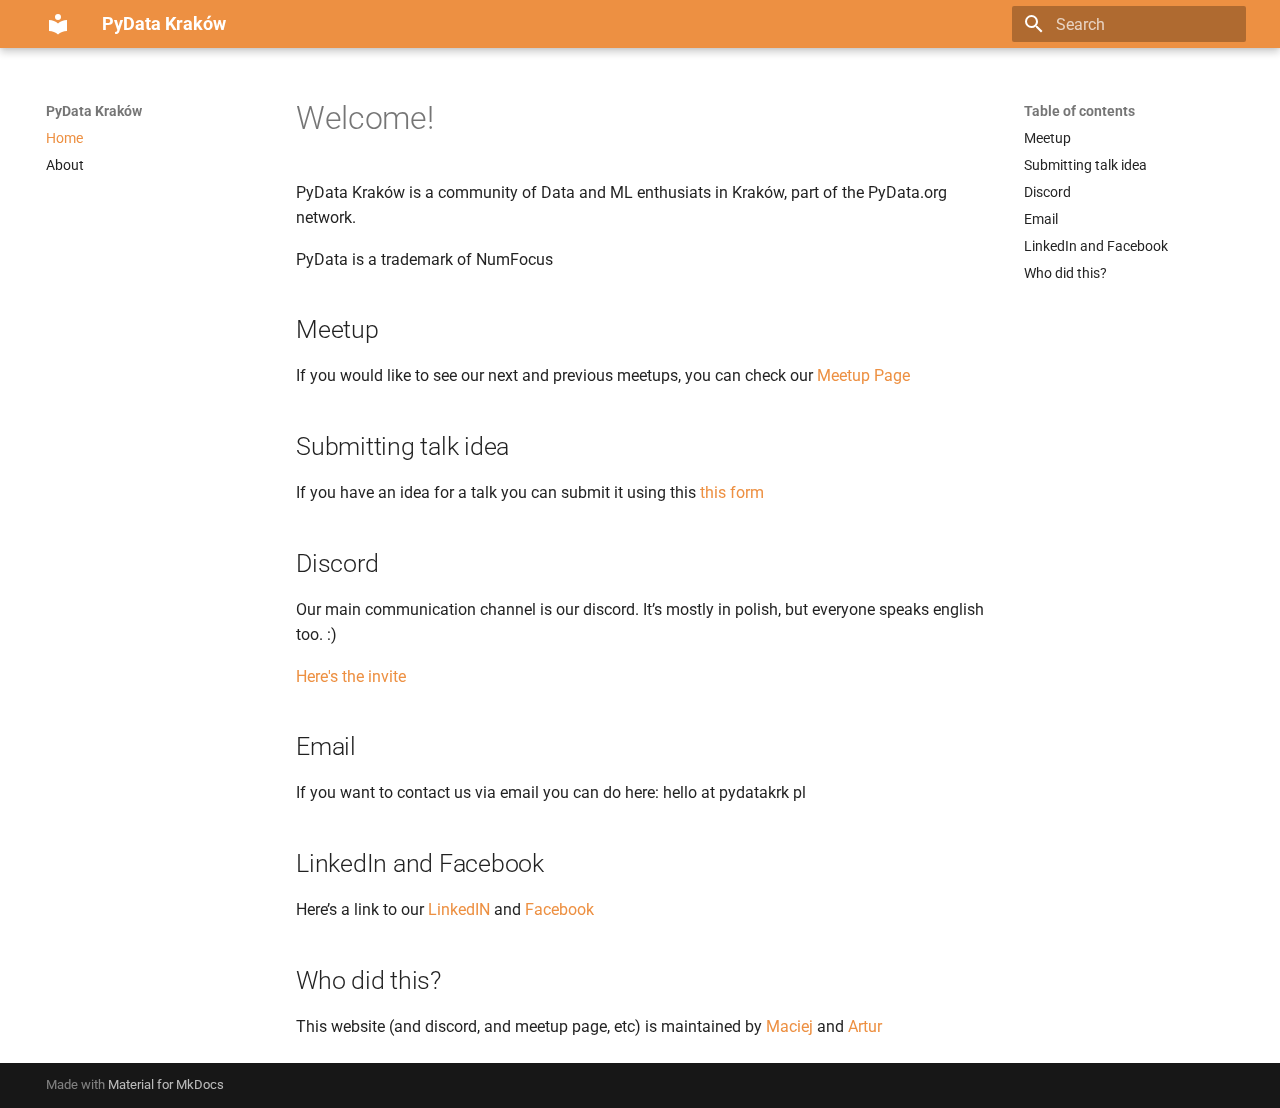
<file: index.html>
<!doctype html>
<html lang="en" class="no-js">
  <head>
    
      <meta charset="utf-8">
      <meta name="viewport" content="width=device-width,initial-scale=1">
      
      
      
        <link rel="canonical" href="https://pydatakrk.github.io/pydata-website/">
      
      
      
      
      <link rel="icon" href="assets/images/favicon.png">
      <meta name="generator" content="mkdocs-1.5.3, mkdocs-material-9.4.2">
    
    
      
        <title>PyData Kraków</title>
      
    
    
      <link rel="stylesheet" href="assets/stylesheets/main.d451bc0e.min.css">
      
      


    
    
      
    
    
      
        
        
        <link rel="preconnect" href="https://fonts.gstatic.com" crossorigin>
        <link rel="stylesheet" href="https://fonts.googleapis.com/css?family=Roboto:300,300i,400,400i,700,700i%7CRoboto+Mono:400,400i,700,700i&display=fallback">
        <style>:root{--md-text-font:"Roboto";--md-code-font:"Roboto Mono"}</style>
      
    
    
      <link rel="stylesheet" href="stylesheets/extra.css">
    
    <script>__md_scope=new URL(".",location),__md_hash=e=>[...e].reduce((e,_)=>(e<<5)-e+_.charCodeAt(0),0),__md_get=(e,_=localStorage,t=__md_scope)=>JSON.parse(_.getItem(t.pathname+"."+e)),__md_set=(e,_,t=localStorage,a=__md_scope)=>{try{t.setItem(a.pathname+"."+e,JSON.stringify(_))}catch(e){}}</script>
    
      

    
    
    
  </head>
  
  
    <body dir="ltr">
  
    
    
      <script>var palette=__md_get("__palette");if(palette&&"object"==typeof palette.color)for(var key of Object.keys(palette.color))document.body.setAttribute("data-md-color-"+key,palette.color[key])</script>
    
    <input class="md-toggle" data-md-toggle="drawer" type="checkbox" id="__drawer" autocomplete="off">
    <input class="md-toggle" data-md-toggle="search" type="checkbox" id="__search" autocomplete="off">
    <label class="md-overlay" for="__drawer"></label>
    <div data-md-component="skip">
      
        
        <a href="#welcome" class="md-skip">
          Skip to content
        </a>
      
    </div>
    <div data-md-component="announce">
      
    </div>
    
    
      

  

<header class="md-header md-header--shadow" data-md-component="header">
  <nav class="md-header__inner md-grid" aria-label="Header">
    <a href="." title="PyData Kraków" class="md-header__button md-logo" aria-label="PyData Kraków" data-md-component="logo">
      
  
  <svg xmlns="http://www.w3.org/2000/svg" viewBox="0 0 24 24"><path d="M12 8a3 3 0 0 0 3-3 3 3 0 0 0-3-3 3 3 0 0 0-3 3 3 3 0 0 0 3 3m0 3.54C9.64 9.35 6.5 8 3 8v11c3.5 0 6.64 1.35 9 3.54 2.36-2.19 5.5-3.54 9-3.54V8c-3.5 0-6.64 1.35-9 3.54Z"/></svg>

    </a>
    <label class="md-header__button md-icon" for="__drawer">
      
      <svg xmlns="http://www.w3.org/2000/svg" viewBox="0 0 24 24"><path d="M3 6h18v2H3V6m0 5h18v2H3v-2m0 5h18v2H3v-2Z"/></svg>
    </label>
    <div class="md-header__title" data-md-component="header-title">
      <div class="md-header__ellipsis">
        <div class="md-header__topic">
          <span class="md-ellipsis">
            PyData Kraków
          </span>
        </div>
        <div class="md-header__topic" data-md-component="header-topic">
          <span class="md-ellipsis">
            
              Home
            
          </span>
        </div>
      </div>
    </div>
    
    
    
      <label class="md-header__button md-icon" for="__search">
        
        <svg xmlns="http://www.w3.org/2000/svg" viewBox="0 0 24 24"><path d="M9.5 3A6.5 6.5 0 0 1 16 9.5c0 1.61-.59 3.09-1.56 4.23l.27.27h.79l5 5-1.5 1.5-5-5v-.79l-.27-.27A6.516 6.516 0 0 1 9.5 16 6.5 6.5 0 0 1 3 9.5 6.5 6.5 0 0 1 9.5 3m0 2C7 5 5 7 5 9.5S7 14 9.5 14 14 12 14 9.5 12 5 9.5 5Z"/></svg>
      </label>
      <div class="md-search" data-md-component="search" role="dialog">
  <label class="md-search__overlay" for="__search"></label>
  <div class="md-search__inner" role="search">
    <form class="md-search__form" name="search">
      <input type="text" class="md-search__input" name="query" aria-label="Search" placeholder="Search" autocapitalize="off" autocorrect="off" autocomplete="off" spellcheck="false" data-md-component="search-query" required>
      <label class="md-search__icon md-icon" for="__search">
        
        <svg xmlns="http://www.w3.org/2000/svg" viewBox="0 0 24 24"><path d="M9.5 3A6.5 6.5 0 0 1 16 9.5c0 1.61-.59 3.09-1.56 4.23l.27.27h.79l5 5-1.5 1.5-5-5v-.79l-.27-.27A6.516 6.516 0 0 1 9.5 16 6.5 6.5 0 0 1 3 9.5 6.5 6.5 0 0 1 9.5 3m0 2C7 5 5 7 5 9.5S7 14 9.5 14 14 12 14 9.5 12 5 9.5 5Z"/></svg>
        
        <svg xmlns="http://www.w3.org/2000/svg" viewBox="0 0 24 24"><path d="M20 11v2H8l5.5 5.5-1.42 1.42L4.16 12l7.92-7.92L13.5 5.5 8 11h12Z"/></svg>
      </label>
      <nav class="md-search__options" aria-label="Search">
        
        <button type="reset" class="md-search__icon md-icon" title="Clear" aria-label="Clear" tabindex="-1">
          
          <svg xmlns="http://www.w3.org/2000/svg" viewBox="0 0 24 24"><path d="M19 6.41 17.59 5 12 10.59 6.41 5 5 6.41 10.59 12 5 17.59 6.41 19 12 13.41 17.59 19 19 17.59 13.41 12 19 6.41Z"/></svg>
        </button>
      </nav>
      
    </form>
    <div class="md-search__output">
      <div class="md-search__scrollwrap" data-md-scrollfix>
        <div class="md-search-result" data-md-component="search-result">
          <div class="md-search-result__meta">
            Initializing search
          </div>
          <ol class="md-search-result__list" role="presentation"></ol>
        </div>
      </div>
    </div>
  </div>
</div>
    
    
  </nav>
  
</header>
    
    <div class="md-container" data-md-component="container">
      
      
        
          
        
      
      <main class="md-main" data-md-component="main">
        <div class="md-main__inner md-grid">
          
            
              
              <div class="md-sidebar md-sidebar--primary" data-md-component="sidebar" data-md-type="navigation" >
                <div class="md-sidebar__scrollwrap">
                  <div class="md-sidebar__inner">
                    



<nav class="md-nav md-nav--primary" aria-label="Navigation" data-md-level="0">
  <label class="md-nav__title" for="__drawer">
    <a href="." title="PyData Kraków" class="md-nav__button md-logo" aria-label="PyData Kraków" data-md-component="logo">
      
  
  <svg xmlns="http://www.w3.org/2000/svg" viewBox="0 0 24 24"><path d="M12 8a3 3 0 0 0 3-3 3 3 0 0 0-3-3 3 3 0 0 0-3 3 3 3 0 0 0 3 3m0 3.54C9.64 9.35 6.5 8 3 8v11c3.5 0 6.64 1.35 9 3.54 2.36-2.19 5.5-3.54 9-3.54V8c-3.5 0-6.64 1.35-9 3.54Z"/></svg>

    </a>
    PyData Kraków
  </label>
  
  <ul class="md-nav__list" data-md-scrollfix>
    
      
      
  
  
    
  
  
    <li class="md-nav__item md-nav__item--active">
      
      <input class="md-nav__toggle md-toggle" type="checkbox" id="__toc">
      
      
        
      
      
        <label class="md-nav__link md-nav__link--active" for="__toc">
          
  
  <span class="md-ellipsis">
    Home
  </span>
  

          <span class="md-nav__icon md-icon"></span>
        </label>
      
      <a href="." class="md-nav__link md-nav__link--active">
        
  
  <span class="md-ellipsis">
    Home
  </span>
  

      </a>
      
        

<nav class="md-nav md-nav--secondary" aria-label="Table of contents">
  
  
  
    
  
  
    <label class="md-nav__title" for="__toc">
      <span class="md-nav__icon md-icon"></span>
      Table of contents
    </label>
    <ul class="md-nav__list" data-md-component="toc" data-md-scrollfix>
      
        <li class="md-nav__item">
  <a href="#meetup" class="md-nav__link">
    Meetup
  </a>
  
</li>
      
        <li class="md-nav__item">
  <a href="#submitting-talk-idea" class="md-nav__link">
    Submitting talk idea
  </a>
  
</li>
      
        <li class="md-nav__item">
  <a href="#discord" class="md-nav__link">
    Discord
  </a>
  
</li>
      
        <li class="md-nav__item">
  <a href="#email" class="md-nav__link">
    Email
  </a>
  
</li>
      
        <li class="md-nav__item">
  <a href="#linkedin-and-facebook" class="md-nav__link">
    LinkedIn and Facebook
  </a>
  
</li>
      
        <li class="md-nav__item">
  <a href="#who-did-this" class="md-nav__link">
    Who did this?
  </a>
  
</li>
      
    </ul>
  
</nav>
      
    </li>
  

    
      
      
  
  
  
    <li class="md-nav__item">
      <a href="about.md" class="md-nav__link">
        
  
  <span class="md-ellipsis">
    About
  </span>
  

      </a>
    </li>
  

    
  </ul>
</nav>
                  </div>
                </div>
              </div>
            
            
              
              <div class="md-sidebar md-sidebar--secondary" data-md-component="sidebar" data-md-type="toc" >
                <div class="md-sidebar__scrollwrap">
                  <div class="md-sidebar__inner">
                    

<nav class="md-nav md-nav--secondary" aria-label="Table of contents">
  
  
  
    
  
  
    <label class="md-nav__title" for="__toc">
      <span class="md-nav__icon md-icon"></span>
      Table of contents
    </label>
    <ul class="md-nav__list" data-md-component="toc" data-md-scrollfix>
      
        <li class="md-nav__item">
  <a href="#meetup" class="md-nav__link">
    Meetup
  </a>
  
</li>
      
        <li class="md-nav__item">
  <a href="#submitting-talk-idea" class="md-nav__link">
    Submitting talk idea
  </a>
  
</li>
      
        <li class="md-nav__item">
  <a href="#discord" class="md-nav__link">
    Discord
  </a>
  
</li>
      
        <li class="md-nav__item">
  <a href="#email" class="md-nav__link">
    Email
  </a>
  
</li>
      
        <li class="md-nav__item">
  <a href="#linkedin-and-facebook" class="md-nav__link">
    LinkedIn and Facebook
  </a>
  
</li>
      
        <li class="md-nav__item">
  <a href="#who-did-this" class="md-nav__link">
    Who did this?
  </a>
  
</li>
      
    </ul>
  
</nav>
                  </div>
                </div>
              </div>
            
          
          
            <div class="md-content" data-md-component="content">
              <article class="md-content__inner md-typeset">
                
                  


<h1 id="welcome">Welcome!</h1>
<p>PyData Kraków is a community of Data and ML enthusiats in Kraków, part of the PyData.org network.</p>
<p>PyData is a trademark of NumFocus</p>
<h2 id="meetup">Meetup</h2>
<p>If you would like to see our next and previous meetups, you can check our <a href="https://www.meetup.com/pl-PL/PyData-Krakow/">Meetup Page</a></p>
<h2 id="submitting-talk-idea">Submitting talk idea</h2>
<p>If you have an idea for a talk you can submit it using this <a href="https://forms.gle/XymTtLhkxMdgmWV38">this form</a></p>
<h2 id="discord">Discord</h2>
<p>Our main communication channel is our discord. It’s mostly in polish, but everyone speaks english too. :)</p>
<p><a href="https://discord.gg/dJNHTNg">Here's the invite</a></p>
<h2 id="email">Email</h2>
<p>If you want to contact us via email you can do here: hello at pydatakrk pl</p>
<h2 id="linkedin-and-facebook">LinkedIn and Facebook</h2>
<p>Here’s a link to our <a href="https://www.linkedin.com/company/pydata-krak%C3%B3w">LinkedIN</a>
and <a href="https://www.facebook.com/pydatakrakow">Facebook</a></p>
<h2 id="who-did-this">Who did this?</h2>
<p>This website (and discord, and meetup page, etc) is maintained by <a href="https://github.com/mmajewsk">Maciej</a> and <a href="https://github.com/artcz">Artur</a></p>





                
              </article>
            </div>
          
          
        </div>
        
      </main>
      
        <footer class="md-footer">
  
  <div class="md-footer-meta md-typeset">
    <div class="md-footer-meta__inner md-grid">
      <div class="md-copyright">
  
  
    Made with
    <a href="https://squidfunk.github.io/mkdocs-material/" target="_blank" rel="noopener">
      Material for MkDocs
    </a>
  
</div>
      
    </div>
  </div>
</footer>
      
    </div>
    <div class="md-dialog" data-md-component="dialog">
      <div class="md-dialog__inner md-typeset"></div>
    </div>
    
    <script id="__config" type="application/json">{"base": ".", "features": [], "search": "assets/javascripts/workers/search.a264c092.min.js", "translations": {"clipboard.copied": "Copied to clipboard", "clipboard.copy": "Copy to clipboard", "search.result.more.one": "1 more on this page", "search.result.more.other": "# more on this page", "search.result.none": "No matching documents", "search.result.one": "1 matching document", "search.result.other": "# matching documents", "search.result.placeholder": "Type to start searching", "search.result.term.missing": "Missing", "select.version": "Select version"}}</script>
    
    
      <script src="assets/javascripts/bundle.726fbb30.min.js"></script>
      
    
  </body>
</html>
</file>
<file: stylesheets/extra.css>
:root {
  --md-primary-fg-color:        #ed9042;
  --md-primary-fg-color--light: #ECB7B7;
  --md-primary-fg-color--dark:  #90030C;
}
</file>
<file: assets/stylesheets/main.d451bc0e.min.css>
@charset "UTF-8";html{-webkit-text-size-adjust:none;-moz-text-size-adjust:none;text-size-adjust:none;box-sizing:border-box}*,:after,:before{box-sizing:inherit}@media (prefers-reduced-motion){*,:after,:before{transition:none!important}}body{margin:0}a,button,input,label{-webkit-tap-highlight-color:transparent}a{color:inherit;text-decoration:none}hr{border:0;box-sizing:initial;display:block;height:.05rem;overflow:visible;padding:0}small{font-size:80%}sub,sup{line-height:1em}img{border-style:none}table{border-collapse:initial;border-spacing:0}td,th{font-weight:400;vertical-align:top}button{background:#0000;border:0;font-family:inherit;font-size:inherit;margin:0;padding:0}input{border:0;outline:none}:root{--md-primary-fg-color:#4051b5;--md-primary-fg-color--light:#5d6cc0;--md-primary-fg-color--dark:#303fa1;--md-primary-bg-color:#fff;--md-primary-bg-color--light:#ffffffb3;--md-accent-fg-color:#526cfe;--md-accent-fg-color--transparent:#526cfe1a;--md-accent-bg-color:#fff;--md-accent-bg-color--light:#ffffffb3}[data-md-color-scheme=default]{color-scheme:light}[data-md-color-scheme=default] img[src$="#gh-dark-mode-only"],[data-md-color-scheme=default] img[src$="#only-dark"]{display:none}:root,[data-md-color-scheme=default]{--md-hue:225deg;--md-default-fg-color:#000000de;--md-default-fg-color--light:#0000008a;--md-default-fg-color--lighter:#00000052;--md-default-fg-color--lightest:#00000012;--md-default-bg-color:#fff;--md-default-bg-color--light:#ffffffb3;--md-default-bg-color--lighter:#ffffff4d;--md-default-bg-color--lightest:#ffffff1f;--md-code-fg-color:#36464e;--md-code-bg-color:#f5f5f5;--md-code-hl-color:#4287ff;--md-code-hl-color--light:#4287ff1a;--md-code-hl-number-color:#d52a2a;--md-code-hl-special-color:#db1457;--md-code-hl-function-color:#a846b9;--md-code-hl-constant-color:#6e59d9;--md-code-hl-keyword-color:#3f6ec6;--md-code-hl-string-color:#1c7d4d;--md-code-hl-name-color:var(--md-code-fg-color);--md-code-hl-operator-color:var(--md-default-fg-color--light);--md-code-hl-punctuation-color:var(--md-default-fg-color--light);--md-code-hl-comment-color:var(--md-default-fg-color--light);--md-code-hl-generic-color:var(--md-default-fg-color--light);--md-code-hl-variable-color:var(--md-default-fg-color--light);--md-typeset-color:var(--md-default-fg-color);--md-typeset-a-color:var(--md-primary-fg-color);--md-typeset-del-color:#f5503d26;--md-typeset-ins-color:#0bd57026;--md-typeset-kbd-color:#fafafa;--md-typeset-kbd-accent-color:#fff;--md-typeset-kbd-border-color:#b8b8b8;--md-typeset-mark-color:#ffff0080;--md-typeset-table-color:#0000001f;--md-typeset-table-color--light:rgba(0,0,0,.035);--md-admonition-fg-color:var(--md-default-fg-color);--md-admonition-bg-color:var(--md-default-bg-color);--md-warning-fg-color:#000000de;--md-warning-bg-color:#ff9;--md-footer-fg-color:#fff;--md-footer-fg-color--light:#ffffffb3;--md-footer-fg-color--lighter:#ffffff73;--md-footer-bg-color:#000000de;--md-footer-bg-color--dark:#00000052;--md-shadow-z1:0 0.2rem 0.5rem #0000000d,0 0 0.05rem #0000001a;--md-shadow-z2:0 0.2rem 0.5rem #0000001a,0 0 0.05rem #00000040;--md-shadow-z3:0 0.2rem 0.5rem #0003,0 0 0.05rem #00000059}.md-icon svg{fill:currentcolor;display:block;height:1.2rem;width:1.2rem}body{-webkit-font-smoothing:antialiased;-moz-osx-font-smoothing:grayscale;--md-text-font-family:var(--md-text-font,_),-apple-system,BlinkMacSystemFont,Helvetica,Arial,sans-serif;--md-code-font-family:var(--md-code-font,_),SFMono-Regular,Consolas,Menlo,monospace}aside,body,input{font-feature-settings:"kern","liga";color:var(--md-typeset-color);font-family:var(--md-text-font-family)}code,kbd,pre{font-feature-settings:"kern";font-family:var(--md-code-font-family)}:root{--md-typeset-table-sort-icon:url('data:image/svg+xml;charset=utf-8,<svg xmlns="http://www.w3.org/2000/svg" viewBox="0 0 24 24"><path d="m18 21-4-4h3V7h-3l4-4 4 4h-3v10h3M2 19v-2h10v2M2 13v-2h7v2M2 7V5h4v2H2Z"/></svg>');--md-typeset-table-sort-icon--asc:url('data:image/svg+xml;charset=utf-8,<svg xmlns="http://www.w3.org/2000/svg" viewBox="0 0 24 24"><path d="M19 17h3l-4 4-4-4h3V3h2M2 17h10v2H2M6 5v2H2V5m0 6h7v2H2v-2Z"/></svg>');--md-typeset-table-sort-icon--desc:url('data:image/svg+xml;charset=utf-8,<svg xmlns="http://www.w3.org/2000/svg" viewBox="0 0 24 24"><path d="M19 7h3l-4-4-4 4h3v14h2M2 17h10v2H2M6 5v2H2V5m0 6h7v2H2v-2Z"/></svg>')}.md-typeset{-webkit-print-color-adjust:exact;color-adjust:exact;font-size:.8rem;line-height:1.6}@media print{.md-typeset{font-size:.68rem}}.md-typeset blockquote,.md-typeset dl,.md-typeset figure,.md-typeset ol,.md-typeset pre,.md-typeset ul{margin-bottom:1em;margin-top:1em}.md-typeset h1{color:var(--md-default-fg-color--light);font-size:2em;line-height:1.3;margin:0 0 1.25em}.md-typeset h1,.md-typeset h2{font-weight:300;letter-spacing:-.01em}.md-typeset h2{font-size:1.5625em;line-height:1.4;margin:1.6em 0 .64em}.md-typeset h3{font-size:1.25em;font-weight:400;letter-spacing:-.01em;line-height:1.5;margin:1.6em 0 .8em}.md-typeset h2+h3{margin-top:.8em}.md-typeset h4{font-weight:700;letter-spacing:-.01em;margin:1em 0}.md-typeset h5,.md-typeset h6{color:var(--md-default-fg-color--light);font-size:.8em;font-weight:700;letter-spacing:-.01em;margin:1.25em 0}.md-typeset h5{text-transform:uppercase}.md-typeset hr{border-bottom:.05rem solid var(--md-default-fg-color--lightest);display:flow-root;margin:1.5em 0}.md-typeset a{color:var(--md-typeset-a-color);word-break:break-word}.md-typeset a,.md-typeset a:before{transition:color 125ms}.md-typeset a:focus,.md-typeset a:hover{color:var(--md-accent-fg-color)}.md-typeset a:focus code,.md-typeset a:hover code{background-color:var(--md-accent-fg-color--transparent)}.md-typeset a code{color:currentcolor;transition:background-color 125ms}.md-typeset a.focus-visible{outline-color:var(--md-accent-fg-color);outline-offset:.2rem}.md-typeset code,.md-typeset kbd,.md-typeset pre{color:var(--md-code-fg-color);direction:ltr;font-variant-ligatures:none}@media print{.md-typeset code,.md-typeset kbd,.md-typeset pre{white-space:pre-wrap}}.md-typeset code{background-color:var(--md-code-bg-color);border-radius:.1rem;-webkit-box-decoration-break:clone;box-decoration-break:clone;font-size:.85em;padding:0 .2941176471em;word-break:break-word}.md-typeset code:not(.focus-visible){-webkit-tap-highlight-color:transparent;outline:none}.md-typeset pre{display:flow-root;line-height:1.4;position:relative}.md-typeset pre>code{-webkit-box-decoration-break:slice;box-decoration-break:slice;box-shadow:none;display:block;margin:0;outline-color:var(--md-accent-fg-color);overflow:auto;padding:.7720588235em 1.1764705882em;scrollbar-color:var(--md-default-fg-color--lighter) #0000;scrollbar-width:thin;touch-action:auto;word-break:normal}.md-typeset pre>code:hover{scrollbar-color:var(--md-accent-fg-color) #0000}.md-typeset pre>code::-webkit-scrollbar{height:.2rem;width:.2rem}.md-typeset pre>code::-webkit-scrollbar-thumb{background-color:var(--md-default-fg-color--lighter)}.md-typeset pre>code::-webkit-scrollbar-thumb:hover{background-color:var(--md-accent-fg-color)}.md-typeset kbd{background-color:var(--md-typeset-kbd-color);border-radius:.1rem;box-shadow:0 .1rem 0 .05rem var(--md-typeset-kbd-border-color),0 .1rem 0 var(--md-typeset-kbd-border-color),0 -.1rem .2rem var(--md-typeset-kbd-accent-color) inset;color:var(--md-default-fg-color);display:inline-block;font-size:.75em;padding:0 .6666666667em;vertical-align:text-top;word-break:break-word}.md-typeset mark{background-color:var(--md-typeset-mark-color);-webkit-box-decoration-break:clone;box-decoration-break:clone;color:inherit;word-break:break-word}.md-typeset abbr{border-bottom:.05rem dotted var(--md-default-fg-color--light);cursor:help;text-decoration:none}@media (hover:none){.md-typeset abbr[title]:focus:after,.md-typeset abbr[title]:hover:after{background-color:var(--md-default-fg-color);border-radius:.1rem;box-shadow:var(--md-shadow-z3);color:var(--md-default-bg-color);content:attr(title);font-size:.7rem;left:.8rem;margin-top:2em;padding:.2rem .3rem;position:absolute;right:.8rem}}.md-typeset small{opacity:.75}[dir=ltr] .md-typeset sub,[dir=ltr] .md-typeset sup{margin-left:.078125em}[dir=rtl] .md-typeset sub,[dir=rtl] .md-typeset sup{margin-right:.078125em}[dir=ltr] .md-typeset blockquote{padding-left:.6rem}[dir=rtl] .md-typeset blockquote{padding-right:.6rem}[dir=ltr] .md-typeset blockquote{border-left:.2rem solid var(--md-default-fg-color--lighter)}[dir=rtl] .md-typeset blockquote{border-right:.2rem solid var(--md-default-fg-color--lighter)}.md-typeset blockquote{color:var(--md-default-fg-color--light);margin-left:0;margin-right:0}.md-typeset ul{list-style-type:disc}[dir=ltr] .md-typeset ol,[dir=ltr] .md-typeset ul{margin-left:.625em}[dir=rtl] .md-typeset ol,[dir=rtl] .md-typeset ul{margin-right:.625em}.md-typeset ol,.md-typeset ul{padding:0}.md-typeset ol:not([hidden]),.md-typeset ul:not([hidden]){display:flow-root}.md-typeset ol ol,.md-typeset ul ol{list-style-type:lower-alpha}.md-typeset ol ol ol,.md-typeset ul ol ol{list-style-type:lower-roman}[dir=ltr] .md-typeset ol li,[dir=ltr] .md-typeset ul li{margin-left:1.25em}[dir=rtl] .md-typeset ol li,[dir=rtl] .md-typeset ul li{margin-right:1.25em}.md-typeset ol li,.md-typeset ul li{margin-bottom:.5em}.md-typeset ol li blockquote,.md-typeset ol li p,.md-typeset ul li blockquote,.md-typeset ul li p{margin:.5em 0}.md-typeset ol li:last-child,.md-typeset ul li:last-child{margin-bottom:0}[dir=ltr] .md-typeset ol li ol,[dir=ltr] .md-typeset ol li ul,[dir=ltr] .md-typeset ul li ol,[dir=ltr] .md-typeset ul li ul{margin-left:.625em}[dir=rtl] .md-typeset ol li ol,[dir=rtl] .md-typeset ol li ul,[dir=rtl] .md-typeset ul li ol,[dir=rtl] .md-typeset ul li ul{margin-right:.625em}.md-typeset ol li ol,.md-typeset ol li ul,.md-typeset ul li ol,.md-typeset ul li ul{margin-bottom:.5em;margin-top:.5em}[dir=ltr] .md-typeset dd{margin-left:1.875em}[dir=rtl] .md-typeset dd{margin-right:1.875em}.md-typeset dd{margin-bottom:1.5em;margin-top:1em}.md-typeset img,.md-typeset svg,.md-typeset video{height:auto;max-width:100%}.md-typeset img[align=left]{margin:1em 1em 1em 0}.md-typeset img[align=right]{margin:1em 0 1em 1em}.md-typeset img[align]:only-child{margin-top:0}.md-typeset figure{display:flow-root;margin:1em auto;max-width:100%;text-align:center;width:-webkit-fit-content;width:-moz-fit-content;width:fit-content}.md-typeset figure img{display:block}.md-typeset figcaption{font-style:italic;margin:1em auto;max-width:24rem}.md-typeset iframe{max-width:100%}.md-typeset table:not([class]){background-color:var(--md-default-bg-color);border:.05rem solid var(--md-typeset-table-color);border-radius:.1rem;display:inline-block;font-size:.64rem;max-width:100%;overflow:auto;touch-action:auto}@media print{.md-typeset table:not([class]){display:table}}.md-typeset table:not([class])+*{margin-top:1.5em}.md-typeset table:not([class]) td>:first-child,.md-typeset table:not([class]) th>:first-child{margin-top:0}.md-typeset table:not([class]) td>:last-child,.md-typeset table:not([class]) th>:last-child{margin-bottom:0}.md-typeset table:not([class]) td:not([align]),.md-typeset table:not([class]) th:not([align]){text-align:left}[dir=rtl] .md-typeset table:not([class]) td:not([align]),[dir=rtl] .md-typeset table:not([class]) th:not([align]){text-align:right}.md-typeset table:not([class]) th{font-weight:700;min-width:5rem;padding:.9375em 1.25em;vertical-align:top}.md-typeset table:not([class]) td{border-top:.05rem solid var(--md-typeset-table-color);padding:.9375em 1.25em;vertical-align:top}.md-typeset table:not([class]) tbody tr{transition:background-color 125ms}.md-typeset table:not([class]) tbody tr:hover{background-color:var(--md-typeset-table-color--light);box-shadow:0 .05rem 0 var(--md-default-bg-color) inset}.md-typeset table:not([class]) a{word-break:normal}.md-typeset table th[role=columnheader]{cursor:pointer}[dir=ltr] .md-typeset table th[role=columnheader]:after{margin-left:.5em}[dir=rtl] .md-typeset table th[role=columnheader]:after{margin-right:.5em}.md-typeset table th[role=columnheader]:after{content:"";display:inline-block;height:1.2em;-webkit-mask-image:var(--md-typeset-table-sort-icon);mask-image:var(--md-typeset-table-sort-icon);-webkit-mask-repeat:no-repeat;mask-repeat:no-repeat;-webkit-mask-size:contain;mask-size:contain;transition:background-color 125ms;vertical-align:text-bottom;width:1.2em}.md-typeset table th[role=columnheader]:hover:after{background-color:var(--md-default-fg-color--lighter)}.md-typeset table th[role=columnheader][aria-sort=ascending]:after{background-color:var(--md-default-fg-color--light);-webkit-mask-image:var(--md-typeset-table-sort-icon--asc);mask-image:var(--md-typeset-table-sort-icon--asc)}.md-typeset table th[role=columnheader][aria-sort=descending]:after{background-color:var(--md-default-fg-color--light);-webkit-mask-image:var(--md-typeset-table-sort-icon--desc);mask-image:var(--md-typeset-table-sort-icon--desc)}.md-typeset__scrollwrap{margin:1em -.8rem;overflow-x:auto;touch-action:auto}.md-typeset__table{display:inline-block;margin-bottom:.5em;padding:0 .8rem}@media print{.md-typeset__table{display:block}}html .md-typeset__table table{display:table;margin:0;overflow:hidden;width:100%}@media screen and (max-width:44.9375em){.md-content__inner>pre{margin:1em -.8rem}.md-content__inner>pre code{border-radius:0}}.md-typeset .md-author{display:block;flex-shrink:0;height:1.6rem;overflow:hidden;position:relative;transition:color 125ms,transform 125ms;width:1.6rem}.md-typeset .md-author img{border-radius:100%;display:block}.md-typeset .md-author--more{background:var(--md-default-fg-color--lightest);color:var(--md-default-fg-color--lighter);font-size:.6rem;font-weight:700;line-height:1.6rem;text-align:center}.md-typeset .md-author--long{height:2.4rem;width:2.4rem}.md-typeset a.md-author{transform:scale(1)}.md-typeset a.md-author img{filter:grayscale(100%) opacity(75%);transition:filter 125ms}.md-typeset a.md-author:focus,.md-typeset a.md-author:hover{transform:scale(1.1);z-index:1}.md-typeset a.md-author:focus img,.md-typeset a.md-author:hover img{filter:grayscale(0)}.md-banner{background-color:var(--md-footer-bg-color);color:var(--md-footer-fg-color);overflow:auto}@media print{.md-banner{display:none}}.md-banner--warning{background-color:var(--md-warning-bg-color);color:var(--md-warning-fg-color)}.md-banner__inner{font-size:.7rem;margin:.6rem auto;padding:0 .8rem}[dir=ltr] .md-banner__button{float:right}[dir=rtl] .md-banner__button{float:left}.md-banner__button{color:inherit;cursor:pointer;transition:opacity .25s}.no-js .md-banner__button{display:none}.md-banner__button:hover{opacity:.7}html{font-size:125%;height:100%;overflow-x:hidden}@media screen and (min-width:100em){html{font-size:137.5%}}@media screen and (min-width:125em){html{font-size:150%}}body{background-color:var(--md-default-bg-color);display:flex;flex-direction:column;font-size:.5rem;min-height:100%;position:relative;width:100%}@media print{body{display:block}}@media screen and (max-width:59.9375em){body[data-md-scrolllock]{position:fixed}}.md-grid{margin-left:auto;margin-right:auto;max-width:61rem}.md-container{display:flex;flex-direction:column;flex-grow:1}@media print{.md-container{display:block}}.md-main{flex-grow:1}.md-main__inner{display:flex;height:100%;margin-top:1.5rem}.md-ellipsis{overflow:hidden;text-overflow:ellipsis}.md-toggle{display:none}.md-option{height:0;opacity:0;position:absolute;width:0}.md-option:checked+label:not([hidden]){display:block}.md-option.focus-visible+label{outline-color:var(--md-accent-fg-color);outline-style:auto}.md-skip{background-color:var(--md-default-fg-color);border-radius:.1rem;color:var(--md-default-bg-color);font-size:.64rem;margin:.5rem;opacity:0;outline-color:var(--md-accent-fg-color);padding:.3rem .5rem;position:fixed;transform:translateY(.4rem);z-index:-1}.md-skip:focus{opacity:1;transform:translateY(0);transition:transform .25s cubic-bezier(.4,0,.2,1),opacity 175ms 75ms;z-index:10}@page{margin:25mm}:root{--md-clipboard-icon:url('data:image/svg+xml;charset=utf-8,<svg xmlns="http://www.w3.org/2000/svg" viewBox="0 0 24 24"><path d="M19 21H8V7h11m0-2H8a2 2 0 0 0-2 2v14a2 2 0 0 0 2 2h11a2 2 0 0 0 2-2V7a2 2 0 0 0-2-2m-3-4H4a2 2 0 0 0-2 2v14h2V3h12V1Z"/></svg>')}.md-clipboard{border-radius:.1rem;color:var(--md-default-fg-color--lightest);cursor:pointer;height:1.5em;outline-color:var(--md-accent-fg-color);outline-offset:.1rem;position:absolute;right:.5em;top:.5em;transition:color .25s;width:1.5em;z-index:1}@media print{.md-clipboard{display:none}}.md-clipboard:not(.focus-visible){-webkit-tap-highlight-color:transparent;outline:none}:hover>.md-clipboard{color:var(--md-default-fg-color--light)}.md-clipboard:focus,.md-clipboard:hover{color:var(--md-accent-fg-color)}.md-clipboard:after{background-color:currentcolor;content:"";display:block;height:1.125em;margin:0 auto;-webkit-mask-image:var(--md-clipboard-icon);mask-image:var(--md-clipboard-icon);-webkit-mask-position:center;mask-position:center;-webkit-mask-repeat:no-repeat;mask-repeat:no-repeat;-webkit-mask-size:contain;mask-size:contain;width:1.125em}.md-clipboard--inline{cursor:pointer}.md-clipboard--inline code{transition:color .25s,background-color .25s}.md-clipboard--inline:focus code,.md-clipboard--inline:hover code{background-color:var(--md-accent-fg-color--transparent);color:var(--md-accent-fg-color)}@keyframes consent{0%{opacity:0;transform:translateY(100%)}to{opacity:1;transform:translateY(0)}}@keyframes overlay{0%{opacity:0}to{opacity:1}}.md-consent__overlay{animation:overlay .25s both;-webkit-backdrop-filter:blur(.1rem);backdrop-filter:blur(.1rem);background-color:#0000008a;height:100%;opacity:1;position:fixed;top:0;width:100%;z-index:5}.md-consent__inner{animation:consent .5s cubic-bezier(.1,.7,.1,1) both;background-color:var(--md-default-bg-color);border:0;border-radius:.1rem;bottom:0;box-shadow:0 0 .2rem #0000001a,0 .2rem .4rem #0003;max-height:100%;overflow:auto;padding:0;position:fixed;width:100%;z-index:5}.md-consent__form{padding:.8rem}.md-consent__settings{display:none;margin:1em 0}input:checked+.md-consent__settings{display:block}.md-consent__controls{margin-bottom:.8rem}.md-typeset .md-consent__controls .md-button{display:inline}@media screen and (max-width:44.9375em){.md-typeset .md-consent__controls .md-button{display:block;margin-top:.4rem;text-align:center;width:100%}}.md-consent label{cursor:pointer}.md-content{flex-grow:1;min-width:0}.md-content__inner{margin:0 .8rem 1.2rem;padding-top:.6rem}@media screen and (min-width:76.25em){[dir=ltr] .md-sidebar--primary:not([hidden])~.md-content>.md-content__inner{margin-left:1.2rem}[dir=ltr] .md-sidebar--secondary:not([hidden])~.md-content>.md-content__inner,[dir=rtl] .md-sidebar--primary:not([hidden])~.md-content>.md-content__inner{margin-right:1.2rem}[dir=rtl] .md-sidebar--secondary:not([hidden])~.md-content>.md-content__inner{margin-left:1.2rem}}.md-content__inner:before{content:"";display:block;height:.4rem}.md-content__inner>:last-child{margin-bottom:0}[dir=ltr] .md-content__button{float:right}[dir=rtl] .md-content__button{float:left}[dir=ltr] .md-content__button{margin-left:.4rem}[dir=rtl] .md-content__button{margin-right:.4rem}.md-content__button{margin:.4rem 0;padding:0}@media print{.md-content__button{display:none}}.md-typeset .md-content__button{color:var(--md-default-fg-color--lighter)}.md-content__button svg{display:inline;vertical-align:top}[dir=rtl] .md-content__button svg{transform:scaleX(-1)}[dir=ltr] .md-dialog{right:.8rem}[dir=rtl] .md-dialog{left:.8rem}.md-dialog{background-color:var(--md-default-fg-color);border-radius:.1rem;bottom:.8rem;box-shadow:var(--md-shadow-z3);min-width:11.1rem;opacity:0;padding:.4rem .6rem;pointer-events:none;position:fixed;transform:translateY(100%);transition:transform 0ms .4s,opacity .4s;z-index:4}@media print{.md-dialog{display:none}}.md-dialog--active{opacity:1;pointer-events:auto;transform:translateY(0);transition:transform .4s cubic-bezier(.075,.85,.175,1),opacity .4s}.md-dialog__inner{color:var(--md-default-bg-color);font-size:.7rem}.md-feedback{margin:2em 0 1em;text-align:center}.md-feedback fieldset{border:none;margin:0;padding:0}.md-feedback__title{font-weight:700;margin:1em auto}.md-feedback__inner{position:relative}.md-feedback__list{align-content:baseline;display:flex;flex-wrap:wrap;justify-content:center;position:relative}.md-feedback__list:hover .md-icon:not(:disabled){color:var(--md-default-fg-color--lighter)}:disabled .md-feedback__list{min-height:1.8rem}.md-feedback__icon{color:var(--md-default-fg-color--light);cursor:pointer;flex-shrink:0;margin:0 .1rem;transition:color 125ms}.md-feedback__icon:not(:disabled).md-icon:hover{color:var(--md-accent-fg-color)}.md-feedback__icon:disabled{color:var(--md-default-fg-color--lightest);pointer-events:none}.md-feedback__note{opacity:0;position:relative;transform:translateY(.4rem);transition:transform .4s cubic-bezier(.1,.7,.1,1),opacity .15s}.md-feedback__note>*{margin:0 auto;max-width:16rem}:disabled .md-feedback__note{opacity:1;transform:translateY(0)}.md-footer{background-color:var(--md-footer-bg-color);color:var(--md-footer-fg-color)}@media print{.md-footer{display:none}}.md-footer__inner{justify-content:space-between;overflow:auto;padding:.2rem}.md-footer__inner:not([hidden]){display:flex}.md-footer__link{align-items:end;display:flex;flex-grow:0.01;margin-bottom:.4rem;margin-top:1rem;max-width:100%;outline-color:var(--md-accent-fg-color);overflow:hidden;transition:opacity .25s}.md-footer__link:focus,.md-footer__link:hover{opacity:.7}[dir=rtl] .md-footer__link svg{transform:scaleX(-1)}@media screen and (max-width:44.9375em){.md-footer__link--prev{flex-shrink:0}.md-footer__link--prev .md-footer__title{display:none}}[dir=ltr] .md-footer__link--next{margin-left:auto}[dir=rtl] .md-footer__link--next{margin-right:auto}.md-footer__link--next{text-align:right}[dir=rtl] .md-footer__link--next{text-align:left}.md-footer__title{flex-grow:1;font-size:.9rem;margin-bottom:.7rem;max-width:calc(100% - 2.4rem);padding:0 1rem;white-space:nowrap}.md-footer__button{margin:.2rem;padding:.4rem}.md-footer__direction{font-size:.64rem;opacity:.7}.md-footer-meta{background-color:var(--md-footer-bg-color--dark)}.md-footer-meta__inner{display:flex;flex-wrap:wrap;justify-content:space-between;padding:.2rem}html .md-footer-meta.md-typeset a{color:var(--md-footer-fg-color--light)}html .md-footer-meta.md-typeset a:focus,html .md-footer-meta.md-typeset a:hover{color:var(--md-footer-fg-color)}.md-copyright{color:var(--md-footer-fg-color--lighter);font-size:.64rem;margin:auto .6rem;padding:.4rem 0;width:100%}@media screen and (min-width:45em){.md-copyright{width:auto}}.md-copyright__highlight{color:var(--md-footer-fg-color--light)}.md-social{display:inline-flex;gap:.2rem;margin:0 .4rem;padding:.2rem 0 .6rem}@media screen and (min-width:45em){.md-social{padding:.6rem 0}}.md-social__link{display:inline-block;height:1.6rem;text-align:center;width:1.6rem}.md-social__link:before{line-height:1.9}.md-social__link svg{fill:currentcolor;max-height:.8rem;vertical-align:-25%}.md-typeset .md-button{border:.1rem solid;border-radius:.1rem;color:var(--md-primary-fg-color);cursor:pointer;display:inline-block;font-weight:700;padding:.625em 2em;transition:color 125ms,background-color 125ms,border-color 125ms}.md-typeset .md-button--primary{background-color:var(--md-primary-fg-color);border-color:var(--md-primary-fg-color);color:var(--md-primary-bg-color)}.md-typeset .md-button:focus,.md-typeset .md-button:hover{background-color:var(--md-accent-fg-color);border-color:var(--md-accent-fg-color);color:var(--md-accent-bg-color)}[dir=ltr] .md-typeset .md-input{border-top-left-radius:.1rem}[dir=ltr] .md-typeset .md-input,[dir=rtl] .md-typeset .md-input{border-top-right-radius:.1rem}[dir=rtl] .md-typeset .md-input{border-top-left-radius:.1rem}.md-typeset .md-input{border-bottom:.1rem solid var(--md-default-fg-color--lighter);box-shadow:var(--md-shadow-z1);font-size:.8rem;height:1.8rem;padding:0 .6rem;transition:border .25s,box-shadow .25s}.md-typeset .md-input:focus,.md-typeset .md-input:hover{border-bottom-color:var(--md-accent-fg-color);box-shadow:var(--md-shadow-z2)}.md-typeset .md-input--stretch{width:100%}.md-header{background-color:var(--md-primary-fg-color);box-shadow:0 0 .2rem #0000,0 .2rem .4rem #0000;color:var(--md-primary-bg-color);display:block;left:0;position:sticky;right:0;top:0;z-index:4}@media print{.md-header{display:none}}.md-header[hidden]{transform:translateY(-100%);transition:transform .25s cubic-bezier(.8,0,.6,1),box-shadow .25s}.md-header--shadow{box-shadow:0 0 .2rem #0000001a,0 .2rem .4rem #0003;transition:transform .25s cubic-bezier(.1,.7,.1,1),box-shadow .25s}.md-header__inner{align-items:center;display:flex;padding:0 .2rem}.md-header__button{color:currentcolor;cursor:pointer;margin:.2rem;outline-color:var(--md-accent-fg-color);padding:.4rem;position:relative;transition:opacity .25s;vertical-align:middle;z-index:1}.md-header__button:hover{opacity:.7}.md-header__button:not([hidden]){display:inline-block}.md-header__button:not(.focus-visible){-webkit-tap-highlight-color:transparent;outline:none}.md-header__button.md-logo{margin:.2rem;padding:.4rem}@media screen and (max-width:76.1875em){.md-header__button.md-logo{display:none}}.md-header__button.md-logo img,.md-header__button.md-logo svg{fill:currentcolor;display:block;height:1.2rem;width:auto}@media screen and (min-width:60em){.md-header__button[for=__search]{display:none}}.no-js .md-header__button[for=__search]{display:none}[dir=rtl] .md-header__button[for=__search] svg{transform:scaleX(-1)}@media screen and (min-width:76.25em){.md-header__button[for=__drawer]{display:none}}.md-header__topic{display:flex;max-width:100%;position:absolute;transition:transform .4s cubic-bezier(.1,.7,.1,1),opacity .15s;white-space:nowrap}.md-header__topic+.md-header__topic{opacity:0;pointer-events:none;transform:translateX(1.25rem);transition:transform .4s cubic-bezier(1,.7,.1,.1),opacity .15s;z-index:-1}[dir=rtl] .md-header__topic+.md-header__topic{transform:translateX(-1.25rem)}.md-header__topic:first-child{font-weight:700}[dir=ltr] .md-header__title{margin-left:1rem}[dir=rtl] .md-header__title{margin-right:1rem}[dir=ltr] .md-header__title{margin-right:.4rem}[dir=rtl] .md-header__title{margin-left:.4rem}.md-header__title{flex-grow:1;font-size:.9rem;height:2.4rem;line-height:2.4rem}.md-header__title--active .md-header__topic{opacity:0;pointer-events:none;transform:translateX(-1.25rem);transition:transform .4s cubic-bezier(1,.7,.1,.1),opacity .15s;z-index:-1}[dir=rtl] .md-header__title--active .md-header__topic{transform:translateX(1.25rem)}.md-header__title--active .md-header__topic+.md-header__topic{opacity:1;pointer-events:auto;transform:translateX(0);transition:transform .4s cubic-bezier(.1,.7,.1,1),opacity .15s;z-index:0}.md-header__title>.md-header__ellipsis{height:100%;position:relative;width:100%}.md-header__option{display:flex;flex-shrink:0;max-width:100%;transition:max-width 0ms .25s,opacity .25s .25s;white-space:nowrap}[data-md-toggle=search]:checked~.md-header .md-header__option{max-width:0;opacity:0;transition:max-width 0ms,opacity 0ms}.md-header__option>input{bottom:0}.md-header__source{display:none}@media screen and (min-width:60em){[dir=ltr] .md-header__source{margin-left:1rem}[dir=rtl] .md-header__source{margin-right:1rem}.md-header__source{display:block;max-width:11.7rem;width:11.7rem}}@media screen and (min-width:76.25em){[dir=ltr] .md-header__source{margin-left:1.4rem}[dir=rtl] .md-header__source{margin-right:1.4rem}}.md-meta{color:var(--md-default-fg-color--light);font-size:.7rem;line-height:1.3}.md-meta__list{display:inline-flex;flex-wrap:wrap;list-style:none;margin:0;padding:0}.md-meta__item:not(:last-child):after{content:"·";margin-left:.2rem;margin-right:.2rem}.md-meta__link{color:var(--md-typeset-a-color)}.md-meta__link:focus,.md-meta__link:hover{color:var(--md-accent-fg-color)}.md-draft{background-color:#ff1744;border-radius:.125em;color:#fff;display:inline-block;font-weight:700;padding-left:.5714285714em;padding-right:.5714285714em}:root{--md-nav-icon--prev:url('data:image/svg+xml;charset=utf-8,<svg xmlns="http://www.w3.org/2000/svg" viewBox="0 0 24 24"><path d="M20 11v2H8l5.5 5.5-1.42 1.42L4.16 12l7.92-7.92L13.5 5.5 8 11h12Z"/></svg>');--md-nav-icon--next:url('data:image/svg+xml;charset=utf-8,<svg xmlns="http://www.w3.org/2000/svg" viewBox="0 0 24 24"><path d="M8.59 16.58 13.17 12 8.59 7.41 10 6l6 6-6 6-1.41-1.42Z"/></svg>');--md-toc-icon:url('data:image/svg+xml;charset=utf-8,<svg xmlns="http://www.w3.org/2000/svg" viewBox="0 0 24 24"><path d="M3 9h14V7H3v2m0 4h14v-2H3v2m0 4h14v-2H3v2m16 0h2v-2h-2v2m0-10v2h2V7h-2m0 6h2v-2h-2v2Z"/></svg>')}.md-nav{font-size:.7rem;line-height:1.3}.md-nav__title{color:var(--md-default-fg-color--light);display:block;font-weight:700;overflow:hidden;padding:0 .6rem;text-overflow:ellipsis}.md-nav__title .md-nav__button{display:none}.md-nav__title .md-nav__button img{height:100%;width:auto}.md-nav__title .md-nav__button.md-logo img,.md-nav__title .md-nav__button.md-logo svg{fill:currentcolor;display:block;height:2.4rem;max-width:100%;object-fit:contain;width:auto}.md-nav__list{list-style:none;margin:0;padding:0}.md-nav__link{align-items:flex-start;display:flex;gap:.4rem;margin-top:.625em;scroll-snap-align:start;transition:color 125ms}.md-nav__link--passed{color:var(--md-default-fg-color--light)}.md-nav__item .md-nav__link--active,.md-nav__item .md-nav__link--active code{color:var(--md-typeset-a-color)}.md-nav__link .md-ellipsis{position:relative}[dir=ltr] .md-nav__link .md-icon:last-child{margin-left:auto}[dir=rtl] .md-nav__link .md-icon:last-child{margin-right:auto}.md-nav__link svg{fill:currentcolor;flex-shrink:0;height:1.3em}.md-nav__link[for]:focus,.md-nav__link[for]:hover,.md-nav__link[href]:focus,.md-nav__link[href]:hover{color:var(--md-accent-fg-color);cursor:pointer}.md-nav__link.focus-visible{outline-color:var(--md-accent-fg-color);outline-offset:.2rem}.md-nav--primary .md-nav__link[for=__toc]{display:none}.md-nav--primary .md-nav__link[for=__toc] .md-icon:after{background-color:currentcolor;display:block;height:100%;-webkit-mask-image:var(--md-toc-icon);mask-image:var(--md-toc-icon);width:100%}.md-nav--primary .md-nav__link[for=__toc]~.md-nav{display:none}.md-nav__container>.md-nav__link{margin-top:0}.md-nav__container>.md-nav__link:first-child{flex-grow:1;min-width:0}.md-nav__icon{flex-shrink:0}.md-nav__source{display:none}@media screen and (max-width:76.1875em){.md-nav--primary,.md-nav--primary .md-nav{background-color:var(--md-default-bg-color);display:flex;flex-direction:column;height:100%;left:0;position:absolute;right:0;top:0;z-index:1}.md-nav--primary .md-nav__item,.md-nav--primary .md-nav__title{font-size:.8rem;line-height:1.5}.md-nav--primary .md-nav__title{background-color:var(--md-default-fg-color--lightest);color:var(--md-default-fg-color--light);cursor:pointer;height:5.6rem;line-height:2.4rem;padding:3rem .8rem .2rem;position:relative;white-space:nowrap}[dir=ltr] .md-nav--primary .md-nav__title .md-nav__icon{left:.4rem}[dir=rtl] .md-nav--primary .md-nav__title .md-nav__icon{right:.4rem}.md-nav--primary .md-nav__title .md-nav__icon{display:block;height:1.2rem;margin:.2rem;position:absolute;top:.4rem;width:1.2rem}.md-nav--primary .md-nav__title .md-nav__icon:after{background-color:currentcolor;content:"";display:block;height:100%;-webkit-mask-image:var(--md-nav-icon--prev);mask-image:var(--md-nav-icon--prev);-webkit-mask-position:center;mask-position:center;-webkit-mask-repeat:no-repeat;mask-repeat:no-repeat;-webkit-mask-size:contain;mask-size:contain;width:100%}.md-nav--primary .md-nav__title~.md-nav__list{background-color:var(--md-default-bg-color);box-shadow:0 .05rem 0 var(--md-default-fg-color--lightest) inset;overflow-y:auto;scroll-snap-type:y mandatory;touch-action:pan-y}.md-nav--primary .md-nav__title~.md-nav__list>:first-child{border-top:0}.md-nav--primary .md-nav__title[for=__drawer]{background-color:var(--md-primary-fg-color);color:var(--md-primary-bg-color);font-weight:700}.md-nav--primary .md-nav__title .md-logo{display:block;left:.2rem;margin:.2rem;padding:.4rem;position:absolute;right:.2rem;top:.2rem}.md-nav--primary .md-nav__list{flex:1}.md-nav--primary .md-nav__item{border-top:.05rem solid var(--md-default-fg-color--lightest)}.md-nav--primary .md-nav__item--active>.md-nav__link{color:var(--md-typeset-a-color)}.md-nav--primary .md-nav__item--active>.md-nav__link:focus,.md-nav--primary .md-nav__item--active>.md-nav__link:hover{color:var(--md-accent-fg-color)}.md-nav--primary .md-nav__link{margin-top:0;padding:.6rem .8rem}.md-nav--primary .md-nav__link svg{margin-top:.1em}.md-nav--primary .md-nav__link>.md-nav__link{padding:0}[dir=ltr] .md-nav--primary .md-nav__link .md-nav__icon{margin-right:-.2rem}[dir=rtl] .md-nav--primary .md-nav__link .md-nav__icon{margin-left:-.2rem}.md-nav--primary .md-nav__link .md-nav__icon{font-size:1.2rem;height:1.2rem;width:1.2rem}.md-nav--primary .md-nav__link .md-nav__icon:after{background-color:currentcolor;content:"";display:block;height:100%;-webkit-mask-image:var(--md-nav-icon--next);mask-image:var(--md-nav-icon--next);-webkit-mask-position:center;mask-position:center;-webkit-mask-repeat:no-repeat;mask-repeat:no-repeat;-webkit-mask-size:contain;mask-size:contain;width:100%}[dir=rtl] .md-nav--primary .md-nav__icon:after{transform:scale(-1)}.md-nav--primary .md-nav--secondary .md-nav{background-color:initial;position:static}[dir=ltr] .md-nav--primary .md-nav--secondary .md-nav .md-nav__link{padding-left:1.4rem}[dir=rtl] .md-nav--primary .md-nav--secondary .md-nav .md-nav__link{padding-right:1.4rem}[dir=ltr] .md-nav--primary .md-nav--secondary .md-nav .md-nav .md-nav__link{padding-left:2rem}[dir=rtl] .md-nav--primary .md-nav--secondary .md-nav .md-nav .md-nav__link{padding-right:2rem}[dir=ltr] .md-nav--primary .md-nav--secondary .md-nav .md-nav .md-nav .md-nav__link{padding-left:2.6rem}[dir=rtl] .md-nav--primary .md-nav--secondary .md-nav .md-nav .md-nav .md-nav__link{padding-right:2.6rem}[dir=ltr] .md-nav--primary .md-nav--secondary .md-nav .md-nav .md-nav .md-nav .md-nav__link{padding-left:3.2rem}[dir=rtl] .md-nav--primary .md-nav--secondary .md-nav .md-nav .md-nav .md-nav .md-nav__link{padding-right:3.2rem}.md-nav--secondary{background-color:initial}.md-nav__toggle~.md-nav{display:flex;opacity:0;transform:translateX(100%);transition:transform .25s cubic-bezier(.8,0,.6,1),opacity 125ms 50ms}[dir=rtl] .md-nav__toggle~.md-nav{transform:translateX(-100%)}.md-nav__toggle:checked~.md-nav{opacity:1;transform:translateX(0);transition:transform .25s cubic-bezier(.4,0,.2,1),opacity 125ms 125ms}.md-nav__toggle:checked~.md-nav>.md-nav__list{-webkit-backface-visibility:hidden;backface-visibility:hidden}}@media screen and (max-width:59.9375em){.md-nav--primary .md-nav__link[for=__toc]{display:flex}.md-nav--primary .md-nav__link[for=__toc] .md-icon:after{content:""}.md-nav--primary .md-nav__link[for=__toc]+.md-nav__link{display:none}.md-nav--primary .md-nav__link[for=__toc]~.md-nav{display:flex}.md-nav__source{background-color:var(--md-primary-fg-color--dark);color:var(--md-primary-bg-color);display:block;padding:0 .2rem}}@media screen and (min-width:60em) and (max-width:76.1875em){.md-nav--integrated .md-nav__link[for=__toc]{display:flex}.md-nav--integrated .md-nav__link[for=__toc] .md-icon:after{content:""}.md-nav--integrated .md-nav__link[for=__toc]+.md-nav__link{display:none}.md-nav--integrated .md-nav__link[for=__toc]~.md-nav{display:flex}}@media screen and (min-width:60em){.md-nav{margin-bottom:-.4rem}.md-nav--secondary .md-nav__title{background:var(--md-default-bg-color);box-shadow:0 0 .4rem .4rem var(--md-default-bg-color);position:sticky;top:0;z-index:1}.md-nav--secondary .md-nav__title[for=__toc]{scroll-snap-align:start}.md-nav--secondary .md-nav__title .md-nav__icon{display:none}[dir=ltr] .md-nav--secondary .md-nav__list{padding-left:.6rem}[dir=rtl] .md-nav--secondary .md-nav__list{padding-right:.6rem}.md-nav--secondary .md-nav__list{padding-bottom:.4rem}[dir=ltr] .md-nav--secondary .md-nav__item>.md-nav__link{margin-right:.4rem}[dir=rtl] .md-nav--secondary .md-nav__item>.md-nav__link{margin-left:.4rem}}@media screen and (min-width:76.25em){.md-nav{margin-bottom:-.4rem;transition:max-height .25s cubic-bezier(.86,0,.07,1)}.md-nav--primary .md-nav__title{background:var(--md-default-bg-color);box-shadow:0 0 .4rem .4rem var(--md-default-bg-color);position:sticky;top:0;z-index:1}.md-nav--primary .md-nav__title[for=__drawer]{scroll-snap-align:start}.md-nav--primary .md-nav__title .md-nav__icon{display:none}[dir=ltr] .md-nav--primary .md-nav__list{padding-left:.6rem}[dir=rtl] .md-nav--primary .md-nav__list{padding-right:.6rem}.md-nav--primary .md-nav__list{padding-bottom:.4rem}[dir=ltr] .md-nav--primary .md-nav__item>.md-nav__link{margin-right:.4rem}[dir=rtl] .md-nav--primary .md-nav__item>.md-nav__link{margin-left:.4rem}.md-nav__toggle~.md-nav{display:grid;grid-template-rows:0fr;opacity:0;transition:grid-template-rows .25s cubic-bezier(.86,0,.07,1),opacity .25s,visibility 0ms .25s;visibility:collapse}.md-nav__toggle~.md-nav>.md-nav__list{overflow:hidden}.md-nav__toggle:checked~.md-nav,.md-nav__toggle:indeterminate~.md-nav{grid-template-rows:1fr;opacity:1;transition:grid-template-rows .25s cubic-bezier(.86,0,.07,1),opacity .15s .1s,visibility 0ms;visibility:visible}.md-nav__item--nested>.md-nav>.md-nav__title{display:none}.md-nav__item--section{display:block;margin:1.25em 0}.md-nav__item--section:last-child{margin-bottom:0}.md-nav__item--section>.md-nav__link{font-weight:700}.md-nav__item--section>.md-nav__link[for]{color:var(--md-default-fg-color--light)}.md-nav__item--section>.md-nav__link:not(.md-nav__container){pointer-events:none}.md-nav__item--section>.md-nav__link .md-icon,.md-nav__item--section>.md-nav__link>[for]{display:none}[dir=ltr] .md-nav__item--section>.md-nav{margin-left:-.6rem}[dir=rtl] .md-nav__item--section>.md-nav{margin-right:-.6rem}.md-nav__item--section>.md-nav{display:block;opacity:1;visibility:visible}.md-nav__item--section>.md-nav>.md-nav__list>.md-nav__item{padding:0}.md-nav__icon{border-radius:100%;height:.9rem;transition:background-color .25s;width:.9rem}.md-nav__icon:hover{background-color:var(--md-accent-fg-color--transparent)}.md-nav__icon:after{background-color:currentcolor;border-radius:100%;content:"";display:inline-block;height:100%;-webkit-mask-image:var(--md-nav-icon--next);mask-image:var(--md-nav-icon--next);-webkit-mask-position:center;mask-position:center;-webkit-mask-repeat:no-repeat;mask-repeat:no-repeat;-webkit-mask-size:contain;mask-size:contain;transition:transform .25s;vertical-align:-.1rem;width:100%}[dir=rtl] .md-nav__icon:after{transform:rotate(180deg)}.md-nav__item--nested .md-nav__toggle:checked~.md-nav__link .md-nav__icon:after,.md-nav__item--nested .md-nav__toggle:indeterminate~.md-nav__link .md-nav__icon:after{transform:rotate(90deg)}.md-nav--lifted>.md-nav__list>.md-nav__item,.md-nav--lifted>.md-nav__title{display:none}.md-nav--lifted>.md-nav__list>.md-nav__item--active{display:block}.md-nav--lifted>.md-nav__list>.md-nav__item--active>.md-nav__link{background:var(--md-default-bg-color);box-shadow:0 0 .4rem .4rem var(--md-default-bg-color);margin-top:0;position:sticky;top:0;z-index:1}.md-nav--lifted>.md-nav__list>.md-nav__item--active>.md-nav__link:not(.md-nav__container){pointer-events:none}.md-nav--lifted>.md-nav__list>.md-nav__item--active.md-nav__item--section{margin:0}[dir=ltr] .md-nav--lifted>.md-nav__list>.md-nav__item>.md-nav{margin-left:-.6rem}[dir=rtl] .md-nav--lifted>.md-nav__list>.md-nav__item>.md-nav{margin-right:-.6rem}.md-nav--lifted>.md-nav__list>.md-nav__item>[for]{color:var(--md-default-fg-color--light)}.md-nav--lifted .md-nav[data-md-level="1"]{grid-template-rows:1fr;opacity:1;visibility:visible}.md-nav--integrated>.md-nav__list>.md-nav__item--active:not(.md-nav__item--nested){padding:0 .6rem}.md-nav--integrated>.md-nav__list>.md-nav__item--active:not(.md-nav__item--nested)>.md-nav__link{padding:0}[dir=ltr] .md-nav--integrated>.md-nav__list>.md-nav__item--active .md-nav--secondary{border-left:.05rem solid var(--md-primary-fg-color)}[dir=rtl] .md-nav--integrated>.md-nav__list>.md-nav__item--active .md-nav--secondary{border-right:.05rem solid var(--md-primary-fg-color)}.md-nav--integrated>.md-nav__list>.md-nav__item--active .md-nav--secondary{display:block;margin-bottom:1.25em;opacity:1;visibility:visible}.md-nav--integrated>.md-nav__list>.md-nav__item--active .md-nav--secondary>.md-nav__list{overflow:visible;padding-bottom:0}.md-nav--integrated>.md-nav__list>.md-nav__item--active .md-nav--secondary>.md-nav__title{display:none}}.md-pagination{font-size:.8rem;font-weight:700;gap:.4rem}.md-pagination,.md-pagination>*{align-items:center;display:flex;justify-content:center}.md-pagination>*{border-radius:.2rem;height:1.8rem;min-width:1.8rem;text-align:center}.md-pagination__current{background-color:var(--md-default-fg-color--lightest);color:var(--md-default-fg-color--light)}.md-pagination__link{transition:color 125ms,background-color 125ms}.md-pagination__link:focus,.md-pagination__link:hover{background-color:var(--md-accent-fg-color--transparent);color:var(--md-accent-fg-color)}.md-pagination__link:focus svg,.md-pagination__link:hover svg{color:var(--md-accent-fg-color)}.md-pagination__link.focus-visible{outline-color:var(--md-accent-fg-color);outline-offset:.2rem}.md-pagination__link svg{fill:currentcolor;color:var(--md-default-fg-color--lighter);display:block;max-height:100%;width:1.2rem}.md-post__back{border-bottom:.05rem solid var(--md-default-fg-color--lightest);margin-bottom:1.2rem;padding-bottom:1.2rem}@media screen and (max-width:76.1875em){.md-post__back{display:none}}[dir=rtl] .md-post__back svg{transform:scaleX(-1)}.md-post__authors{display:flex;flex-direction:column;gap:.6rem;margin:0 .6rem 1.2rem}.md-post .md-post__meta a{transition:color 125ms}.md-post .md-post__meta a:focus,.md-post .md-post__meta a:hover{color:var(--md-accent-fg-color)}.md-post__title{color:var(--md-default-fg-color--light);font-weight:700}.md-post--excerpt{margin-bottom:3.2rem}.md-post--excerpt .md-post__header{align-items:center;display:flex;gap:.6rem;min-height:1.6rem}.md-post--excerpt .md-post__authors{align-items:center;display:inline-flex;flex-direction:row;gap:.2rem;margin:0;min-height:2.4rem}[dir=ltr] .md-post--excerpt .md-post__meta .md-meta__list{margin-right:.4rem}[dir=rtl] .md-post--excerpt .md-post__meta .md-meta__list{margin-left:.4rem}.md-post--excerpt .md-post__content>:first-child{--md-scroll-margin:6rem;margin-top:0}.md-post>.md-nav--secondary{margin:1em 0}.md-profile{align-items:center;display:flex;font-size:.7rem;gap:.6rem;line-height:1.4;width:100%}.md-profile__description{flex-grow:1}.md-content--post{display:flex}@media screen and (max-width:76.1875em){.md-content--post{flex-flow:column-reverse}}.md-content--post>.md-content__inner{min-width:0}@media screen and (min-width:76.25em){[dir=ltr] .md-content--post>.md-content__inner{margin-left:1.2rem}[dir=rtl] .md-content--post>.md-content__inner{margin-right:1.2rem}}@media screen and (max-width:76.1875em){.md-sidebar.md-sidebar--post{padding:0}}:root{--md-search-result-icon:url('data:image/svg+xml;charset=utf-8,<svg xmlns="http://www.w3.org/2000/svg" viewBox="0 0 24 24"><path d="M14 2H6a2 2 0 0 0-2 2v16a2 2 0 0 0 2 2h7c-.41-.25-.8-.56-1.14-.9-.33-.33-.61-.7-.86-1.1H6V4h7v5h5v1.18c.71.16 1.39.43 2 .82V8l-6-6m6.31 16.9c1.33-2.11.69-4.9-1.4-6.22-2.11-1.33-4.91-.68-6.22 1.4-1.34 2.11-.69 4.89 1.4 6.22 1.46.93 3.32.93 4.79.02L22 23.39 23.39 22l-3.08-3.1m-3.81.1a2.5 2.5 0 0 1-2.5-2.5 2.5 2.5 0 0 1 2.5-2.5 2.5 2.5 0 0 1 2.5 2.5 2.5 2.5 0 0 1-2.5 2.5Z"/></svg>')}.md-search{position:relative}@media screen and (min-width:60em){.md-search{padding:.2rem 0}}.no-js .md-search{display:none}.md-search__overlay{opacity:0;z-index:1}@media screen and (max-width:59.9375em){[dir=ltr] .md-search__overlay{left:-2.2rem}[dir=rtl] .md-search__overlay{right:-2.2rem}.md-search__overlay{background-color:var(--md-default-bg-color);border-radius:1rem;height:2rem;overflow:hidden;pointer-events:none;position:absolute;top:-1rem;transform-origin:center;transition:transform .3s .1s,opacity .2s .2s;width:2rem}[data-md-toggle=search]:checked~.md-header .md-search__overlay{opacity:1;transition:transform .4s,opacity .1s}}@media screen and (min-width:60em){[dir=ltr] .md-search__overlay{left:0}[dir=rtl] .md-search__overlay{right:0}.md-search__overlay{background-color:#0000008a;cursor:pointer;height:0;position:fixed;top:0;transition:width 0ms .25s,height 0ms .25s,opacity .25s;width:0}[data-md-toggle=search]:checked~.md-header .md-search__overlay{height:200vh;opacity:1;transition:width 0ms,height 0ms,opacity .25s;width:100%}}@media screen and (max-width:29.9375em){[data-md-toggle=search]:checked~.md-header .md-search__overlay{transform:scale(45)}}@media screen and (min-width:30em) and (max-width:44.9375em){[data-md-toggle=search]:checked~.md-header .md-search__overlay{transform:scale(60)}}@media screen and (min-width:45em) and (max-width:59.9375em){[data-md-toggle=search]:checked~.md-header .md-search__overlay{transform:scale(75)}}.md-search__inner{-webkit-backface-visibility:hidden;backface-visibility:hidden}@media screen and (max-width:59.9375em){[dir=ltr] .md-search__inner{left:0}[dir=rtl] .md-search__inner{right:0}.md-search__inner{height:0;opacity:0;overflow:hidden;position:fixed;top:0;transform:translateX(5%);transition:width 0ms .3s,height 0ms .3s,transform .15s cubic-bezier(.4,0,.2,1) .15s,opacity .15s .15s;width:0;z-index:2}[dir=rtl] .md-search__inner{transform:translateX(-5%)}[data-md-toggle=search]:checked~.md-header .md-search__inner{height:100%;opacity:1;transform:translateX(0);transition:width 0ms 0ms,height 0ms 0ms,transform .15s cubic-bezier(.1,.7,.1,1) .15s,opacity .15s .15s;width:100%}}@media screen and (min-width:60em){[dir=ltr] .md-search__inner{float:right}[dir=rtl] .md-search__inner{float:left}.md-search__inner{padding:.1rem 0;position:relative;transition:width .25s cubic-bezier(.1,.7,.1,1);width:11.7rem}}@media screen and (min-width:60em) and (max-width:76.1875em){[data-md-toggle=search]:checked~.md-header .md-search__inner{width:23.4rem}}@media screen and (min-width:76.25em){[data-md-toggle=search]:checked~.md-header .md-search__inner{width:34.4rem}}.md-search__form{background-color:var(--md-default-bg-color);box-shadow:0 0 .6rem #0000;height:2.4rem;position:relative;transition:color .25s,background-color .25s;z-index:2}@media screen and (min-width:60em){.md-search__form{background-color:#00000042;border-radius:.1rem;height:1.8rem}.md-search__form:hover{background-color:#ffffff1f}}[data-md-toggle=search]:checked~.md-header .md-search__form{background-color:var(--md-default-bg-color);border-radius:.1rem .1rem 0 0;box-shadow:0 0 .6rem #00000012;color:var(--md-default-fg-color)}[dir=ltr] .md-search__input{padding-left:3.6rem;padding-right:2.2rem}[dir=rtl] .md-search__input{padding-left:2.2rem;padding-right:3.6rem}.md-search__input{background:#0000;font-size:.9rem;height:100%;position:relative;text-overflow:ellipsis;width:100%;z-index:2}.md-search__input::placeholder{transition:color .25s}.md-search__input::placeholder,.md-search__input~.md-search__icon{color:var(--md-default-fg-color--light)}.md-search__input::-ms-clear{display:none}@media screen and (max-width:59.9375em){.md-search__input{font-size:.9rem;height:2.4rem;width:100%}}@media screen and (min-width:60em){[dir=ltr] .md-search__input{padding-left:2.2rem}[dir=rtl] .md-search__input{padding-right:2.2rem}.md-search__input{color:inherit;font-size:.8rem}.md-search__input::placeholder{color:var(--md-primary-bg-color--light)}.md-search__input+.md-search__icon{color:var(--md-primary-bg-color)}[data-md-toggle=search]:checked~.md-header .md-search__input{text-overflow:clip}[data-md-toggle=search]:checked~.md-header .md-search__input+.md-search__icon{color:var(--md-default-fg-color--light)}[data-md-toggle=search]:checked~.md-header .md-search__input::placeholder{color:#0000}}.md-search__icon{cursor:pointer;display:inline-block;height:1.2rem;transition:color .25s,opacity .25s;width:1.2rem}.md-search__icon:hover{opacity:.7}[dir=ltr] .md-search__icon[for=__search]{left:.5rem}[dir=rtl] .md-search__icon[for=__search]{right:.5rem}.md-search__icon[for=__search]{position:absolute;top:.3rem;z-index:2}[dir=rtl] .md-search__icon[for=__search] svg{transform:scaleX(-1)}@media screen and (max-width:59.9375em){[dir=ltr] .md-search__icon[for=__search]{left:.8rem}[dir=rtl] .md-search__icon[for=__search]{right:.8rem}.md-search__icon[for=__search]{top:.6rem}.md-search__icon[for=__search] svg:first-child{display:none}}@media screen and (min-width:60em){.md-search__icon[for=__search]{pointer-events:none}.md-search__icon[for=__search] svg:last-child{display:none}}[dir=ltr] .md-search__options{right:.5rem}[dir=rtl] .md-search__options{left:.5rem}.md-search__options{pointer-events:none;position:absolute;top:.3rem;z-index:2}@media screen and (max-width:59.9375em){[dir=ltr] .md-search__options{right:.8rem}[dir=rtl] .md-search__options{left:.8rem}.md-search__options{top:.6rem}}[dir=ltr] .md-search__options>.md-icon{margin-left:.2rem}[dir=rtl] .md-search__options>.md-icon{margin-right:.2rem}.md-search__options>.md-icon{color:var(--md-default-fg-color--light);opacity:0;transform:scale(.75);transition:transform .15s cubic-bezier(.1,.7,.1,1),opacity .15s}.md-search__options>.md-icon:not(.focus-visible){-webkit-tap-highlight-color:transparent;outline:none}[data-md-toggle=search]:checked~.md-header .md-search__input:valid~.md-search__options>.md-icon{opacity:1;pointer-events:auto;transform:scale(1)}[data-md-toggle=search]:checked~.md-header .md-search__input:valid~.md-search__options>.md-icon:hover{opacity:.7}[dir=ltr] .md-search__suggest{padding-left:3.6rem;padding-right:2.2rem}[dir=rtl] .md-search__suggest{padding-left:2.2rem;padding-right:3.6rem}.md-search__suggest{align-items:center;color:var(--md-default-fg-color--lighter);display:flex;font-size:.9rem;height:100%;opacity:0;position:absolute;top:0;transition:opacity 50ms;white-space:nowrap;width:100%}@media screen and (min-width:60em){[dir=ltr] .md-search__suggest{padding-left:2.2rem}[dir=rtl] .md-search__suggest{padding-right:2.2rem}.md-search__suggest{font-size:.8rem}}[data-md-toggle=search]:checked~.md-header .md-search__suggest{opacity:1;transition:opacity .3s .1s}[dir=ltr] .md-search__output{border-bottom-left-radius:.1rem}[dir=ltr] .md-search__output,[dir=rtl] .md-search__output{border-bottom-right-radius:.1rem}[dir=rtl] .md-search__output{border-bottom-left-radius:.1rem}.md-search__output{overflow:hidden;position:absolute;width:100%;z-index:1}@media screen and (max-width:59.9375em){.md-search__output{bottom:0;top:2.4rem}}@media screen and (min-width:60em){.md-search__output{opacity:0;top:1.9rem;transition:opacity .4s}[data-md-toggle=search]:checked~.md-header .md-search__output{box-shadow:var(--md-shadow-z3);opacity:1}}.md-search__scrollwrap{-webkit-backface-visibility:hidden;backface-visibility:hidden;background-color:var(--md-default-bg-color);height:100%;overflow-y:auto;touch-action:pan-y}@media (-webkit-max-device-pixel-ratio:1),(max-resolution:1dppx){.md-search__scrollwrap{transform:translateZ(0)}}@media screen and (min-width:60em) and (max-width:76.1875em){.md-search__scrollwrap{width:23.4rem}}@media screen and (min-width:76.25em){.md-search__scrollwrap{width:34.4rem}}@media screen and (min-width:60em){.md-search__scrollwrap{max-height:0;scrollbar-color:var(--md-default-fg-color--lighter) #0000;scrollbar-width:thin}[data-md-toggle=search]:checked~.md-header .md-search__scrollwrap{max-height:75vh}.md-search__scrollwrap:hover{scrollbar-color:var(--md-accent-fg-color) #0000}.md-search__scrollwrap::-webkit-scrollbar{height:.2rem;width:.2rem}.md-search__scrollwrap::-webkit-scrollbar-thumb{background-color:var(--md-default-fg-color--lighter)}.md-search__scrollwrap::-webkit-scrollbar-thumb:hover{background-color:var(--md-accent-fg-color)}}.md-search-result{color:var(--md-default-fg-color);word-break:break-word}.md-search-result__meta{background-color:var(--md-default-fg-color--lightest);color:var(--md-default-fg-color--light);font-size:.64rem;line-height:1.8rem;padding:0 .8rem;scroll-snap-align:start}@media screen and (min-width:60em){[dir=ltr] .md-search-result__meta{padding-left:2.2rem}[dir=rtl] .md-search-result__meta{padding-right:2.2rem}}.md-search-result__list{list-style:none;margin:0;padding:0;-webkit-user-select:none;user-select:none}.md-search-result__item{box-shadow:0 -.05rem var(--md-default-fg-color--lightest)}.md-search-result__item:first-child{box-shadow:none}.md-search-result__link{display:block;outline:none;scroll-snap-align:start;transition:background-color .25s}.md-search-result__link:focus,.md-search-result__link:hover{background-color:var(--md-accent-fg-color--transparent)}.md-search-result__link:last-child p:last-child{margin-bottom:.6rem}.md-search-result__more>summary{cursor:pointer;display:block;outline:none;position:sticky;scroll-snap-align:start;top:0;z-index:1}.md-search-result__more>summary::marker{display:none}.md-search-result__more>summary::-webkit-details-marker{display:none}.md-search-result__more>summary>div{color:var(--md-typeset-a-color);font-size:.64rem;padding:.75em .8rem;transition:color .25s,background-color .25s}@media screen and (min-width:60em){[dir=ltr] .md-search-result__more>summary>div{padding-left:2.2rem}[dir=rtl] .md-search-result__more>summary>div{padding-right:2.2rem}}.md-search-result__more>summary:focus>div,.md-search-result__more>summary:hover>div{background-color:var(--md-accent-fg-color--transparent);color:var(--md-accent-fg-color)}.md-search-result__more[open]>summary{background-color:var(--md-default-bg-color)}.md-search-result__article{overflow:hidden;padding:0 .8rem;position:relative}@media screen and (min-width:60em){[dir=ltr] .md-search-result__article{padding-left:2.2rem}[dir=rtl] .md-search-result__article{padding-right:2.2rem}}[dir=ltr] .md-search-result__icon{left:0}[dir=rtl] .md-search-result__icon{right:0}.md-search-result__icon{color:var(--md-default-fg-color--light);height:1.2rem;margin:.5rem;position:absolute;width:1.2rem}@media screen and (max-width:59.9375em){.md-search-result__icon{display:none}}.md-search-result__icon:after{background-color:currentcolor;content:"";display:inline-block;height:100%;-webkit-mask-image:var(--md-search-result-icon);mask-image:var(--md-search-result-icon);-webkit-mask-position:center;mask-position:center;-webkit-mask-repeat:no-repeat;mask-repeat:no-repeat;-webkit-mask-size:contain;mask-size:contain;width:100%}[dir=rtl] .md-search-result__icon:after{transform:scaleX(-1)}.md-search-result .md-typeset{color:var(--md-default-fg-color--light);font-size:.64rem;line-height:1.6}.md-search-result .md-typeset h1{color:var(--md-default-fg-color);font-size:.8rem;font-weight:400;line-height:1.4;margin:.55rem 0}.md-search-result .md-typeset h1 mark{text-decoration:none}.md-search-result .md-typeset h2{color:var(--md-default-fg-color);font-size:.64rem;font-weight:700;line-height:1.6;margin:.5em 0}.md-search-result .md-typeset h2 mark{text-decoration:none}.md-search-result__terms{color:var(--md-default-fg-color);display:block;font-size:.64rem;font-style:italic;margin:.5em 0}.md-search-result mark{background-color:initial;color:var(--md-accent-fg-color);text-decoration:underline}.md-select{position:relative;z-index:1}.md-select__inner{background-color:var(--md-default-bg-color);border-radius:.1rem;box-shadow:var(--md-shadow-z2);color:var(--md-default-fg-color);left:50%;margin-top:.2rem;max-height:0;opacity:0;position:absolute;top:calc(100% - .2rem);transform:translate3d(-50%,.3rem,0);transition:transform .25s 375ms,opacity .25s .25s,max-height 0ms .5s}.md-select:focus-within .md-select__inner,.md-select:hover .md-select__inner{max-height:10rem;opacity:1;transform:translate3d(-50%,0,0);transition:transform .25s cubic-bezier(.1,.7,.1,1),opacity .25s,max-height 0ms}.md-select__inner:after{border-bottom:.2rem solid #0000;border-bottom-color:var(--md-default-bg-color);border-left:.2rem solid #0000;border-right:.2rem solid #0000;border-top:0;content:"";height:0;left:50%;margin-left:-.2rem;margin-top:-.2rem;position:absolute;top:0;width:0}.md-select__list{border-radius:.1rem;font-size:.8rem;list-style-type:none;margin:0;max-height:inherit;overflow:auto;padding:0}.md-select__item{line-height:1.8rem}[dir=ltr] .md-select__link{padding-left:.6rem;padding-right:1.2rem}[dir=rtl] .md-select__link{padding-left:1.2rem;padding-right:.6rem}.md-select__link{cursor:pointer;display:block;outline:none;scroll-snap-align:start;transition:background-color .25s,color .25s;width:100%}.md-select__link:focus,.md-select__link:hover{color:var(--md-accent-fg-color)}.md-select__link:focus{background-color:var(--md-default-fg-color--lightest)}.md-sidebar{align-self:flex-start;flex-shrink:0;padding:1.2rem 0;position:sticky;top:2.4rem;width:12.1rem}@media print{.md-sidebar{display:none}}@media screen and (max-width:76.1875em){[dir=ltr] .md-sidebar--primary{left:-12.1rem}[dir=rtl] .md-sidebar--primary{right:-12.1rem}.md-sidebar--primary{background-color:var(--md-default-bg-color);display:block;height:100%;position:fixed;top:0;transform:translateX(0);transition:transform .25s cubic-bezier(.4,0,.2,1),box-shadow .25s;width:12.1rem;z-index:5}[data-md-toggle=drawer]:checked~.md-container .md-sidebar--primary{box-shadow:var(--md-shadow-z3);transform:translateX(12.1rem)}[dir=rtl] [data-md-toggle=drawer]:checked~.md-container .md-sidebar--primary{transform:translateX(-12.1rem)}.md-sidebar--primary .md-sidebar__scrollwrap{bottom:0;left:0;margin:0;overflow:hidden;position:absolute;right:0;scroll-snap-type:none;top:0}}@media screen and (min-width:76.25em){.md-sidebar{height:0}.no-js .md-sidebar{height:auto}.md-header--lifted~.md-container .md-sidebar{top:4.8rem}}.md-sidebar--secondary{display:none;order:2}@media screen and (min-width:60em){.md-sidebar--secondary{height:0}.no-js .md-sidebar--secondary{height:auto}.md-sidebar--secondary:not([hidden]){display:block}.md-sidebar--secondary .md-sidebar__scrollwrap{touch-action:pan-y}}.md-sidebar__scrollwrap{scrollbar-gutter:stable;-webkit-backface-visibility:hidden;backface-visibility:hidden;margin:0 .2rem;overflow-y:auto;scrollbar-color:var(--md-default-fg-color--lighter) #0000;scrollbar-width:thin}.md-sidebar__scrollwrap::-webkit-scrollbar{height:.2rem;width:.2rem}.md-sidebar__scrollwrap:focus-within,.md-sidebar__scrollwrap:hover{scrollbar-color:var(--md-accent-fg-color) #0000}.md-sidebar__scrollwrap:focus-within::-webkit-scrollbar-thumb,.md-sidebar__scrollwrap:hover::-webkit-scrollbar-thumb{background-color:var(--md-default-fg-color--lighter)}.md-sidebar__scrollwrap:focus-within::-webkit-scrollbar-thumb:hover,.md-sidebar__scrollwrap:hover::-webkit-scrollbar-thumb:hover{background-color:var(--md-accent-fg-color)}@supports selector(::-webkit-scrollbar){.md-sidebar__scrollwrap{scrollbar-gutter:auto}[dir=ltr] .md-sidebar__inner{padding-right:calc(100% - 11.5rem)}[dir=rtl] .md-sidebar__inner{padding-left:calc(100% - 11.5rem)}}@media screen and (max-width:76.1875em){.md-overlay{background-color:#0000008a;height:0;opacity:0;position:fixed;top:0;transition:width 0ms .25s,height 0ms .25s,opacity .25s;width:0;z-index:5}[data-md-toggle=drawer]:checked~.md-overlay{height:100%;opacity:1;transition:width 0ms,height 0ms,opacity .25s;width:100%}}@keyframes facts{0%{height:0}to{height:.65rem}}@keyframes fact{0%{opacity:0;transform:translateY(100%)}50%{opacity:0}to{opacity:1;transform:translateY(0)}}:root{--md-source-forks-icon:url('data:image/svg+xml;charset=utf-8,<svg xmlns="http://www.w3.org/2000/svg" viewBox="0 0 16 16"><path d="M5 5.372v.878c0 .414.336.75.75.75h4.5a.75.75 0 0 0 .75-.75v-.878a2.25 2.25 0 1 1 1.5 0v.878a2.25 2.25 0 0 1-2.25 2.25h-1.5v2.128a2.251 2.251 0 1 1-1.5 0V8.5h-1.5A2.25 2.25 0 0 1 3.5 6.25v-.878a2.25 2.25 0 1 1 1.5 0ZM5 3.25a.75.75 0 1 0-1.5 0 .75.75 0 0 0 1.5 0Zm6.75.75a.75.75 0 1 0 0-1.5.75.75 0 0 0 0 1.5Zm-3 8.75a.75.75 0 1 0-1.5 0 .75.75 0 0 0 1.5 0Z"/></svg>');--md-source-repositories-icon:url('data:image/svg+xml;charset=utf-8,<svg xmlns="http://www.w3.org/2000/svg" viewBox="0 0 16 16"><path d="M2 2.5A2.5 2.5 0 0 1 4.5 0h8.75a.75.75 0 0 1 .75.75v12.5a.75.75 0 0 1-.75.75h-2.5a.75.75 0 0 1 0-1.5h1.75v-2h-8a1 1 0 0 0-.714 1.7.75.75 0 1 1-1.072 1.05A2.495 2.495 0 0 1 2 11.5Zm10.5-1h-8a1 1 0 0 0-1 1v6.708A2.486 2.486 0 0 1 4.5 9h8ZM5 12.25a.25.25 0 0 1 .25-.25h3.5a.25.25 0 0 1 .25.25v3.25a.25.25 0 0 1-.4.2l-1.45-1.087a.249.249 0 0 0-.3 0L5.4 15.7a.25.25 0 0 1-.4-.2Z"/></svg>');--md-source-stars-icon:url('data:image/svg+xml;charset=utf-8,<svg xmlns="http://www.w3.org/2000/svg" viewBox="0 0 16 16"><path d="M8 .25a.75.75 0 0 1 .673.418l1.882 3.815 4.21.612a.75.75 0 0 1 .416 1.279l-3.046 2.97.719 4.192a.751.751 0 0 1-1.088.791L8 12.347l-3.766 1.98a.75.75 0 0 1-1.088-.79l.72-4.194L.818 6.374a.75.75 0 0 1 .416-1.28l4.21-.611L7.327.668A.75.75 0 0 1 8 .25Zm0 2.445L6.615 5.5a.75.75 0 0 1-.564.41l-3.097.45 2.24 2.184a.75.75 0 0 1 .216.664l-.528 3.084 2.769-1.456a.75.75 0 0 1 .698 0l2.77 1.456-.53-3.084a.75.75 0 0 1 .216-.664l2.24-2.183-3.096-.45a.75.75 0 0 1-.564-.41L8 2.694Z"/></svg>');--md-source-version-icon:url('data:image/svg+xml;charset=utf-8,<svg xmlns="http://www.w3.org/2000/svg" viewBox="0 0 16 16"><path d="M1 7.775V2.75C1 1.784 1.784 1 2.75 1h5.025c.464 0 .91.184 1.238.513l6.25 6.25a1.75 1.75 0 0 1 0 2.474l-5.026 5.026a1.75 1.75 0 0 1-2.474 0l-6.25-6.25A1.752 1.752 0 0 1 1 7.775Zm1.5 0c0 .066.026.13.073.177l6.25 6.25a.25.25 0 0 0 .354 0l5.025-5.025a.25.25 0 0 0 0-.354l-6.25-6.25a.25.25 0 0 0-.177-.073H2.75a.25.25 0 0 0-.25.25ZM6 5a1 1 0 1 1 0 2 1 1 0 0 1 0-2Z"/></svg>')}.md-source{-webkit-backface-visibility:hidden;backface-visibility:hidden;display:block;font-size:.65rem;line-height:1.2;outline-color:var(--md-accent-fg-color);transition:opacity .25s;white-space:nowrap}.md-source:hover{opacity:.7}.md-source__icon{display:inline-block;height:2.4rem;vertical-align:middle;width:2rem}[dir=ltr] .md-source__icon svg{margin-left:.6rem}[dir=rtl] .md-source__icon svg{margin-right:.6rem}.md-source__icon svg{margin-top:.6rem}[dir=ltr] .md-source__icon+.md-source__repository{padding-left:2rem}[dir=rtl] .md-source__icon+.md-source__repository{padding-right:2rem}[dir=ltr] .md-source__icon+.md-source__repository{margin-left:-2rem}[dir=rtl] .md-source__icon+.md-source__repository{margin-right:-2rem}[dir=ltr] .md-source__repository{margin-left:.6rem}[dir=rtl] .md-source__repository{margin-right:.6rem}.md-source__repository{display:inline-block;max-width:calc(100% - 1.2rem);overflow:hidden;text-overflow:ellipsis;vertical-align:middle}.md-source__facts{display:flex;font-size:.55rem;gap:.4rem;list-style-type:none;margin:.1rem 0 0;opacity:.75;overflow:hidden;padding:0;width:100%}.md-source__repository--active .md-source__facts{animation:facts .25s ease-in}.md-source__fact{overflow:hidden;text-overflow:ellipsis}.md-source__repository--active .md-source__fact{animation:fact .4s ease-out}[dir=ltr] .md-source__fact:before{margin-right:.1rem}[dir=rtl] .md-source__fact:before{margin-left:.1rem}.md-source__fact:before{background-color:currentcolor;content:"";display:inline-block;height:.6rem;-webkit-mask-position:center;mask-position:center;-webkit-mask-repeat:no-repeat;mask-repeat:no-repeat;-webkit-mask-size:contain;mask-size:contain;vertical-align:text-top;width:.6rem}.md-source__fact:nth-child(1n+2){flex-shrink:0}.md-source__fact--version:before{-webkit-mask-image:var(--md-source-version-icon);mask-image:var(--md-source-version-icon)}.md-source__fact--stars:before{-webkit-mask-image:var(--md-source-stars-icon);mask-image:var(--md-source-stars-icon)}.md-source__fact--forks:before{-webkit-mask-image:var(--md-source-forks-icon);mask-image:var(--md-source-forks-icon)}.md-source__fact--repositories:before{-webkit-mask-image:var(--md-source-repositories-icon);mask-image:var(--md-source-repositories-icon)}:root{--md-status:url('data:image/svg+xml;charset=utf-8,<svg xmlns="http://www.w3.org/2000/svg" viewBox="0 0 24 24"><path d="M11 9h2V7h-2m1 13c-4.41 0-8-3.59-8-8s3.59-8 8-8 8 3.59 8 8-3.59 8-8 8m0-18A10 10 0 0 0 2 12a10 10 0 0 0 10 10 10 10 0 0 0 10-10A10 10 0 0 0 12 2m-1 15h2v-6h-2v6Z"/></svg>');--md-status--new:url('data:image/svg+xml;charset=utf-8,<svg xmlns="http://www.w3.org/2000/svg" viewBox="0 0 24 24"><path d="m23 12-2.44-2.78.34-3.68-3.61-.82-1.89-3.18L12 3 8.6 1.54 6.71 4.72l-3.61.81.34 3.68L1 12l2.44 2.78-.34 3.69 3.61.82 1.89 3.18L12 21l3.4 1.46 1.89-3.18 3.61-.82-.34-3.68L23 12m-10 5h-2v-2h2v2m0-4h-2V7h2v6Z"/></svg>');--md-status--deprecated:url('data:image/svg+xml;charset=utf-8,<svg xmlns="http://www.w3.org/2000/svg" viewBox="0 0 24 24"><path d="M9 3v1H4v2h1v13a2 2 0 0 0 2 2h10a2 2 0 0 0 2-2V6h1V4h-5V3H9m0 5h2v9H9V8m4 0h2v9h-2V8Z"/></svg>');--md-status--encrypted:url('data:image/svg+xml;charset=utf-8,<svg xmlns="http://www.w3.org/2000/svg" viewBox="0 0 24 24"><path d="M12 1 3 5v6c0 5.55 3.84 10.74 9 12 5.16-1.26 9-6.45 9-12V5l-9-4m0 6c1.4 0 2.8 1.1 2.8 2.5V11c.6 0 1.2.6 1.2 1.3v3.5c0 .6-.6 1.2-1.3 1.2H9.2c-.6 0-1.2-.6-1.2-1.3v-3.5c0-.6.6-1.2 1.2-1.2V9.5C9.2 8.1 10.6 7 12 7m0 1.2c-.8 0-1.5.5-1.5 1.3V11h3V9.5c0-.8-.7-1.3-1.5-1.3Z"/></svg>')}.md-status:after{background-color:var(--md-default-fg-color--light);content:"";display:inline-block;height:1.125em;-webkit-mask-image:var(--md-status);mask-image:var(--md-status);-webkit-mask-position:center;mask-position:center;-webkit-mask-repeat:no-repeat;mask-repeat:no-repeat;-webkit-mask-size:contain;mask-size:contain;vertical-align:text-bottom;width:1.125em}.md-status:hover:after{background-color:currentcolor}.md-status--new:after{-webkit-mask-image:var(--md-status--new);mask-image:var(--md-status--new)}.md-status--deprecated:after{-webkit-mask-image:var(--md-status--deprecated);mask-image:var(--md-status--deprecated)}.md-status--encrypted:after{-webkit-mask-image:var(--md-status--encrypted);mask-image:var(--md-status--encrypted)}.md-tabs{background-color:var(--md-primary-fg-color);color:var(--md-primary-bg-color);display:block;line-height:1.3;overflow:auto;width:100%;z-index:3}@media print{.md-tabs{display:none}}@media screen and (max-width:76.1875em){.md-tabs{display:none}}.md-tabs[hidden]{pointer-events:none}[dir=ltr] .md-tabs__list{margin-left:.2rem}[dir=rtl] .md-tabs__list{margin-right:.2rem}.md-tabs__list{contain:content;display:flex;list-style:none;margin:0;overflow:auto;padding:0;scrollbar-width:none;white-space:nowrap}.md-tabs__list::-webkit-scrollbar{display:none}.md-tabs__item{height:2.4rem;padding-left:.6rem;padding-right:.6rem}.md-tabs__item--active .md-tabs__link{color:inherit;opacity:1}.md-tabs__link{-webkit-backface-visibility:hidden;backface-visibility:hidden;display:flex;font-size:.7rem;margin-top:.8rem;opacity:.7;outline-color:var(--md-accent-fg-color);outline-offset:.2rem;transition:transform .4s cubic-bezier(.1,.7,.1,1),opacity .25s}.md-tabs__link:focus,.md-tabs__link:hover{color:inherit;opacity:1}[dir=ltr] .md-tabs__link svg{margin-right:.4rem}[dir=rtl] .md-tabs__link svg{margin-left:.4rem}.md-tabs__link svg{fill:currentcolor;height:1.3em}.md-tabs__item:nth-child(2) .md-tabs__link{transition-delay:20ms}.md-tabs__item:nth-child(3) .md-tabs__link{transition-delay:40ms}.md-tabs__item:nth-child(4) .md-tabs__link{transition-delay:60ms}.md-tabs__item:nth-child(5) .md-tabs__link{transition-delay:80ms}.md-tabs__item:nth-child(6) .md-tabs__link{transition-delay:.1s}.md-tabs__item:nth-child(7) .md-tabs__link{transition-delay:.12s}.md-tabs__item:nth-child(8) .md-tabs__link{transition-delay:.14s}.md-tabs__item:nth-child(9) .md-tabs__link{transition-delay:.16s}.md-tabs__item:nth-child(10) .md-tabs__link{transition-delay:.18s}.md-tabs__item:nth-child(11) .md-tabs__link{transition-delay:.2s}.md-tabs__item:nth-child(12) .md-tabs__link{transition-delay:.22s}.md-tabs__item:nth-child(13) .md-tabs__link{transition-delay:.24s}.md-tabs__item:nth-child(14) .md-tabs__link{transition-delay:.26s}.md-tabs__item:nth-child(15) .md-tabs__link{transition-delay:.28s}.md-tabs__item:nth-child(16) .md-tabs__link{transition-delay:.3s}.md-tabs[hidden] .md-tabs__link{opacity:0;transform:translateY(50%);transition:transform 0ms .1s,opacity .1s}:root{--md-tag-icon:url('data:image/svg+xml;charset=utf-8,<svg xmlns="http://www.w3.org/2000/svg" viewBox="0 0 24 24"><path d="m5.41 21 .71-4h-4l.35-2h4l1.06-6h-4l.35-2h4l.71-4h2l-.71 4h6l.71-4h2l-.71 4h4l-.35 2h-4l-1.06 6h4l-.35 2h-4l-.71 4h-2l.71-4h-6l-.71 4h-2M9.53 9l-1.06 6h6l1.06-6h-6Z"/></svg>')}.md-typeset .md-tags{margin-bottom:.75em;margin-top:-.125em}[dir=ltr] .md-typeset .md-tag{margin-right:.5em}[dir=rtl] .md-typeset .md-tag{margin-left:.5em}.md-typeset .md-tag{background:var(--md-default-fg-color--lightest);border-radius:2.4rem;display:inline-block;font-size:.64rem;font-weight:700;letter-spacing:normal;line-height:1.6;margin-bottom:.5em;padding:.3125em .9375em}.md-typeset .md-tag[href]{-webkit-tap-highlight-color:transparent;color:inherit;outline:none;transition:color 125ms,background-color 125ms}.md-typeset .md-tag[href]:focus,.md-typeset .md-tag[href]:hover{background-color:var(--md-accent-fg-color);color:var(--md-accent-bg-color)}[id]>.md-typeset .md-tag{vertical-align:text-top}.md-typeset .md-tag-icon:before{background-color:var(--md-default-fg-color--lighter);content:"";display:inline-block;height:1.2em;margin-right:.4em;-webkit-mask-image:var(--md-tag-icon);mask-image:var(--md-tag-icon);-webkit-mask-position:center;mask-position:center;-webkit-mask-repeat:no-repeat;mask-repeat:no-repeat;-webkit-mask-size:contain;mask-size:contain;transition:background-color 125ms;vertical-align:text-bottom;width:1.2em}.md-typeset .md-tag-icon[href]:focus:before,.md-typeset .md-tag-icon[href]:hover:before{background-color:var(--md-accent-bg-color)}@keyframes pulse{0%{transform:scale(.95)}75%{transform:scale(1)}to{transform:scale(.95)}}:root{--md-annotation-bg-icon:url('data:image/svg+xml;charset=utf-8,<svg xmlns="http://www.w3.org/2000/svg" viewBox="0 0 24 24"><path d="M12 2A10 10 0 0 0 2 12a10 10 0 0 0 10 10 10 10 0 0 0 10-10A10 10 0 0 0 12 2Z"/></svg>');--md-annotation-icon:url('data:image/svg+xml;charset=utf-8,<svg xmlns="http://www.w3.org/2000/svg" viewBox="0 0 24 24"><path d="M17 13h-4v4h-2v-4H7v-2h4V7h2v4h4m-5-9A10 10 0 0 0 2 12a10 10 0 0 0 10 10 10 10 0 0 0 10-10A10 10 0 0 0 12 2Z"/></svg>');--md-tooltip-width:20rem}.md-tooltip{-webkit-backface-visibility:hidden;backface-visibility:hidden;background-color:var(--md-default-bg-color);border-radius:.1rem;box-shadow:var(--md-shadow-z2);color:var(--md-default-fg-color);font-family:var(--md-text-font-family);left:clamp(var(--md-tooltip-0,0rem) + .8rem,var(--md-tooltip-x),100vw + var(--md-tooltip-0,0rem) + .8rem - var(--md-tooltip-width) - 2 * .8rem);max-width:calc(100vw - 1.6rem);opacity:0;position:absolute;top:var(--md-tooltip-y);transform:translateY(-.4rem);transition:transform 0ms .25s,opacity .25s,z-index .25s;width:var(--md-tooltip-width);z-index:0}.md-tooltip--active{opacity:1;transform:translateY(0);transition:transform .25s cubic-bezier(.1,.7,.1,1),opacity .25s,z-index 0ms;z-index:2}.focus-visible>.md-tooltip,.md-tooltip:target{outline:var(--md-accent-fg-color) auto}.md-tooltip__inner{font-size:.64rem;padding:.8rem}.md-tooltip__inner.md-typeset>:first-child{margin-top:0}.md-tooltip__inner.md-typeset>:last-child{margin-bottom:0}.md-annotation{font-weight:400;outline:none;vertical-align:text-bottom;white-space:normal}[dir=rtl] .md-annotation{direction:rtl}code .md-annotation{font-family:var(--md-code-font-family);font-size:inherit}.md-annotation:not([hidden]){display:inline-block;line-height:1.25}.md-annotation__index{border-radius:.01px;cursor:pointer;display:inline-block;margin-left:.4ch;margin-right:.4ch;outline:none;overflow:hidden;position:relative;-webkit-user-select:none;user-select:none;vertical-align:text-top;z-index:0}.md-annotation .md-annotation__index{transition:z-index .25s}@media screen{.md-annotation__index{width:2.2ch}[data-md-visible]>.md-annotation__index{animation:pulse 2s infinite}.md-annotation__index:before{background:var(--md-default-bg-color);-webkit-mask-image:var(--md-annotation-bg-icon);mask-image:var(--md-annotation-bg-icon)}.md-annotation__index:after,.md-annotation__index:before{content:"";height:2.2ch;-webkit-mask-position:center;mask-position:center;-webkit-mask-repeat:no-repeat;mask-repeat:no-repeat;-webkit-mask-size:contain;mask-size:contain;position:absolute;top:-.1ch;width:2.2ch;z-index:-1}.md-annotation__index:after{background-color:var(--md-default-fg-color--lighter);-webkit-mask-image:var(--md-annotation-icon);mask-image:var(--md-annotation-icon);transform:scale(1.0001);transition:background-color .25s,transform .25s}.md-tooltip--active+.md-annotation__index:after{transform:rotate(45deg)}.md-tooltip--active+.md-annotation__index:after,:hover>.md-annotation__index:after{background-color:var(--md-accent-fg-color)}}.md-tooltip--active+.md-annotation__index{animation-play-state:paused;transition-duration:0ms;z-index:2}.md-annotation__index [data-md-annotation-id]{display:inline-block}@media print{.md-annotation__index [data-md-annotation-id]{background:var(--md-default-fg-color--lighter);border-radius:2ch;color:var(--md-default-bg-color);font-weight:700;padding:0 .6ch;white-space:nowrap}.md-annotation__index [data-md-annotation-id]:after{content:attr(data-md-annotation-id)}}.md-typeset .md-annotation-list{counter-reset:xxx;list-style:none}.md-typeset .md-annotation-list li{position:relative}[dir=ltr] .md-typeset .md-annotation-list li:before{left:-2.125em}[dir=rtl] .md-typeset .md-annotation-list li:before{right:-2.125em}.md-typeset .md-annotation-list li:before{background:var(--md-default-fg-color--lighter);border-radius:2ch;color:var(--md-default-bg-color);content:counter(xxx);counter-increment:xxx;font-size:.8875em;font-weight:700;height:2ch;line-height:1.25;min-width:2ch;padding:0 .6ch;position:absolute;text-align:center;top:.25em}[dir=ltr] .md-top{margin-left:50%}[dir=rtl] .md-top{margin-right:50%}.md-top{background-color:var(--md-default-bg-color);border-radius:1.6rem;box-shadow:var(--md-shadow-z2);color:var(--md-default-fg-color--light);cursor:pointer;display:block;font-size:.7rem;outline:none;padding:.4rem .8rem;position:fixed;top:3.2rem;transform:translate(-50%);transition:color 125ms,background-color 125ms,transform 125ms cubic-bezier(.4,0,.2,1),opacity 125ms;z-index:2}@media print{.md-top{display:none}}[dir=rtl] .md-top{transform:translate(50%)}.md-top[hidden]{opacity:0;pointer-events:none;transform:translate(-50%,.2rem);transition-duration:0ms}[dir=rtl] .md-top[hidden]{transform:translate(50%,.2rem)}.md-top:focus,.md-top:hover{background-color:var(--md-accent-fg-color);color:var(--md-accent-bg-color)}.md-top svg{display:inline-block;vertical-align:-.5em}@keyframes hoverfix{0%{pointer-events:none}}:root{--md-version-icon:url('data:image/svg+xml;charset=utf-8,<svg xmlns="http://www.w3.org/2000/svg" viewBox="0 0 320 512"><!--! Font Awesome Free 6.4.2 by @fontawesome - https://fontawesome.com License - https://fontawesome.com/license/free (Icons: CC BY 4.0, Fonts: SIL OFL 1.1, Code: MIT License) Copyright 2023 Fonticons, Inc.--><path d="M137.4 374.6c12.5 12.5 32.8 12.5 45.3 0l128-128c9.2-9.2 11.9-22.9 6.9-34.9S301 191.9 288 191.9L32 192c-12.9 0-24.6 7.8-29.6 19.8s-2.2 25.7 6.9 34.9l128 128z"/></svg>')}.md-version{flex-shrink:0;font-size:.8rem;height:2.4rem}[dir=ltr] .md-version__current{margin-left:1.4rem;margin-right:.4rem}[dir=rtl] .md-version__current{margin-left:.4rem;margin-right:1.4rem}.md-version__current{color:inherit;cursor:pointer;outline:none;position:relative;top:.05rem}[dir=ltr] .md-version__current:after{margin-left:.4rem}[dir=rtl] .md-version__current:after{margin-right:.4rem}.md-version__current:after{background-color:currentcolor;content:"";display:inline-block;height:.6rem;-webkit-mask-image:var(--md-version-icon);mask-image:var(--md-version-icon);-webkit-mask-position:center;mask-position:center;-webkit-mask-repeat:no-repeat;mask-repeat:no-repeat;-webkit-mask-size:contain;mask-size:contain;width:.4rem}.md-version__list{background-color:var(--md-default-bg-color);border-radius:.1rem;box-shadow:var(--md-shadow-z2);color:var(--md-default-fg-color);list-style-type:none;margin:.2rem .8rem;max-height:0;opacity:0;overflow:auto;padding:0;position:absolute;scroll-snap-type:y mandatory;top:.15rem;transition:max-height 0ms .5s,opacity .25s .25s;z-index:3}.md-version:focus-within .md-version__list,.md-version:hover .md-version__list{max-height:10rem;opacity:1;transition:max-height 0ms,opacity .25s}@media (hover:none),(pointer:coarse){.md-version:hover .md-version__list{animation:hoverfix .25s forwards}.md-version:focus-within .md-version__list{animation:none}}.md-version__item{line-height:1.8rem}[dir=ltr] .md-version__link{padding-left:.6rem;padding-right:1.2rem}[dir=rtl] .md-version__link{padding-left:1.2rem;padding-right:.6rem}.md-version__link{cursor:pointer;display:block;outline:none;scroll-snap-align:start;transition:color .25s,background-color .25s;white-space:nowrap;width:100%}.md-version__link:focus,.md-version__link:hover{color:var(--md-accent-fg-color)}.md-version__link:focus{background-color:var(--md-default-fg-color--lightest)}:root{--md-admonition-icon--note:url('data:image/svg+xml;charset=utf-8,<svg xmlns="http://www.w3.org/2000/svg" viewBox="0 0 24 24"><path d="M12 2C6.47 2 2 6.47 2 12s4.47 10 10 10 10-4.47 10-10S17.53 2 12 2m3.1 5.07c.14 0 .28.05.4.16l1.27 1.27c.23.22.23.57 0 .78l-1 1-2.05-2.05 1-1c.1-.11.24-.16.38-.16m-1.97 1.74 2.06 2.06-6.06 6.06H7.07v-2.06l6.06-6.06Z"/></svg>');--md-admonition-icon--abstract:url('data:image/svg+xml;charset=utf-8,<svg xmlns="http://www.w3.org/2000/svg" viewBox="0 0 24 24"><path d="M17 9H7V7h10m0 6H7v-2h10m-3 6H7v-2h7M12 3a1 1 0 0 1 1 1 1 1 0 0 1-1 1 1 1 0 0 1-1-1 1 1 0 0 1 1-1m7 0h-4.18C14.4 1.84 13.3 1 12 1c-1.3 0-2.4.84-2.82 2H5a2 2 0 0 0-2 2v14a2 2 0 0 0 2 2h14a2 2 0 0 0 2-2V5a2 2 0 0 0-2-2Z"/></svg>');--md-admonition-icon--info:url('data:image/svg+xml;charset=utf-8,<svg xmlns="http://www.w3.org/2000/svg" viewBox="0 0 24 24"><path d="M13 9h-2V7h2m0 10h-2v-6h2m-1-9A10 10 0 0 0 2 12a10 10 0 0 0 10 10 10 10 0 0 0 10-10A10 10 0 0 0 12 2Z"/></svg>');--md-admonition-icon--tip:url('data:image/svg+xml;charset=utf-8,<svg xmlns="http://www.w3.org/2000/svg" viewBox="0 0 24 24"><path d="M17.66 11.2c-.23-.3-.51-.56-.77-.82-.67-.6-1.43-1.03-2.07-1.66C13.33 7.26 13 4.85 13.95 3c-.95.23-1.78.75-2.49 1.32-2.59 2.08-3.61 5.75-2.39 8.9.04.1.08.2.08.33 0 .22-.15.42-.35.5-.23.1-.47.04-.66-.12a.58.58 0 0 1-.14-.17c-1.13-1.43-1.31-3.48-.55-5.12C5.78 10 4.87 12.3 5 14.47c.06.5.12 1 .29 1.5.14.6.41 1.2.71 1.73 1.08 1.73 2.95 2.97 4.96 3.22 2.14.27 4.43-.12 6.07-1.6 1.83-1.66 2.47-4.32 1.53-6.6l-.13-.26c-.21-.46-.77-1.26-.77-1.26m-3.16 6.3c-.28.24-.74.5-1.1.6-1.12.4-2.24-.16-2.9-.82 1.19-.28 1.9-1.16 2.11-2.05.17-.8-.15-1.46-.28-2.23-.12-.74-.1-1.37.17-2.06.19.38.39.76.63 1.06.77 1 1.98 1.44 2.24 2.8.04.14.06.28.06.43.03.82-.33 1.72-.93 2.27Z"/></svg>');--md-admonition-icon--success:url('data:image/svg+xml;charset=utf-8,<svg xmlns="http://www.w3.org/2000/svg" viewBox="0 0 24 24"><path d="M21 7 9 19l-5.5-5.5 1.41-1.41L9 16.17 19.59 5.59 21 7Z"/></svg>');--md-admonition-icon--question:url('data:image/svg+xml;charset=utf-8,<svg xmlns="http://www.w3.org/2000/svg" viewBox="0 0 24 24"><path d="m15.07 11.25-.9.92C13.45 12.89 13 13.5 13 15h-2v-.5c0-1.11.45-2.11 1.17-2.83l1.24-1.26c.37-.36.59-.86.59-1.41a2 2 0 0 0-2-2 2 2 0 0 0-2 2H8a4 4 0 0 1 4-4 4 4 0 0 1 4 4 3.2 3.2 0 0 1-.93 2.25M13 19h-2v-2h2M12 2A10 10 0 0 0 2 12a10 10 0 0 0 10 10 10 10 0 0 0 10-10c0-5.53-4.5-10-10-10Z"/></svg>');--md-admonition-icon--warning:url('data:image/svg+xml;charset=utf-8,<svg xmlns="http://www.w3.org/2000/svg" viewBox="0 0 24 24"><path d="M13 14h-2V9h2m0 9h-2v-2h2M1 21h22L12 2 1 21Z"/></svg>');--md-admonition-icon--failure:url('data:image/svg+xml;charset=utf-8,<svg xmlns="http://www.w3.org/2000/svg" viewBox="0 0 24 24"><path d="M19 6.41 17.59 5 12 10.59 6.41 5 5 6.41 10.59 12 5 17.59 6.41 19 12 13.41 17.59 19 19 17.59 13.41 12 19 6.41Z"/></svg>');--md-admonition-icon--danger:url('data:image/svg+xml;charset=utf-8,<svg xmlns="http://www.w3.org/2000/svg" viewBox="0 0 24 24"><path d="m11.5 20 4.86-9.73H13V4l-5 9.73h3.5V20M12 2c2.75 0 5.1 1 7.05 2.95C21 6.9 22 9.25 22 12s-1 5.1-2.95 7.05C17.1 21 14.75 22 12 22s-5.1-1-7.05-2.95C3 17.1 2 14.75 2 12s1-5.1 2.95-7.05C6.9 3 9.25 2 12 2Z"/></svg>');--md-admonition-icon--bug:url('data:image/svg+xml;charset=utf-8,<svg xmlns="http://www.w3.org/2000/svg" viewBox="0 0 24 24"><path d="M11 13h2v1h-2v-1m10-8v6c0 5.5-3.8 10.7-9 12-5.2-1.3-9-6.5-9-12V5l9-4 9 4m-4 5h-2.2c-.2-.6-.6-1.1-1.1-1.5l1.2-1.2-.7-.7L12.8 8H12c-.2 0-.5 0-.7.1L9.9 6.6l-.8.8 1.2 1.2c-.5.3-.9.8-1.1 1.4H7v1h2v1H7v1h2v1H7v1h2.2c.4 1.2 1.5 2 2.8 2s2.4-.8 2.8-2H17v-1h-2v-1h2v-1h-2v-1h2v-1m-6 2h2v-1h-2v1Z"/></svg>');--md-admonition-icon--example:url('data:image/svg+xml;charset=utf-8,<svg xmlns="http://www.w3.org/2000/svg" viewBox="0 0 24 24"><path d="M7 2v2h1v14a4 4 0 0 0 4 4 4 4 0 0 0 4-4V4h1V2H7m4 14c-.6 0-1-.4-1-1s.4-1 1-1 1 .4 1 1-.4 1-1 1m2-4c-.6 0-1-.4-1-1s.4-1 1-1 1 .4 1 1-.4 1-1 1m1-5h-4V4h4v3Z"/></svg>');--md-admonition-icon--quote:url('data:image/svg+xml;charset=utf-8,<svg xmlns="http://www.w3.org/2000/svg" viewBox="0 0 24 24"><path d="M14 17h3l2-4V7h-6v6h3M6 17h3l2-4V7H5v6h3l-2 4Z"/></svg>')}.md-typeset .admonition,.md-typeset details{background-color:var(--md-admonition-bg-color);border:.075rem solid #448aff;border-radius:.2rem;box-shadow:var(--md-shadow-z1);color:var(--md-admonition-fg-color);display:flow-root;font-size:.64rem;margin:1.5625em 0;padding:0 .6rem;page-break-inside:avoid;transition:box-shadow 125ms}@media print{.md-typeset .admonition,.md-typeset details{box-shadow:none}}.md-typeset .admonition:focus-within,.md-typeset details:focus-within{box-shadow:0 0 0 .2rem #448aff1a}.md-typeset .admonition>*,.md-typeset details>*{box-sizing:border-box}.md-typeset .admonition .admonition,.md-typeset .admonition details,.md-typeset details .admonition,.md-typeset details details{margin-bottom:1em;margin-top:1em}.md-typeset .admonition .md-typeset__scrollwrap,.md-typeset details .md-typeset__scrollwrap{margin:1em -.6rem}.md-typeset .admonition .md-typeset__table,.md-typeset details .md-typeset__table{padding:0 .6rem}.md-typeset .admonition>.tabbed-set:only-child,.md-typeset details>.tabbed-set:only-child{margin-top:0}html .md-typeset .admonition>:last-child,html .md-typeset details>:last-child{margin-bottom:.6rem}[dir=ltr] .md-typeset .admonition-title,[dir=ltr] .md-typeset summary{padding-left:2rem;padding-right:.6rem}[dir=rtl] .md-typeset .admonition-title,[dir=rtl] .md-typeset summary{padding-left:.6rem;padding-right:2rem}[dir=ltr] .md-typeset .admonition-title,[dir=ltr] .md-typeset summary{border-left-width:.2rem}[dir=rtl] .md-typeset .admonition-title,[dir=rtl] .md-typeset summary{border-right-width:.2rem}[dir=ltr] .md-typeset .admonition-title,[dir=ltr] .md-typeset summary{border-top-left-radius:.1rem}[dir=ltr] .md-typeset .admonition-title,[dir=ltr] .md-typeset summary,[dir=rtl] .md-typeset .admonition-title,[dir=rtl] .md-typeset summary{border-top-right-radius:.1rem}[dir=rtl] .md-typeset .admonition-title,[dir=rtl] .md-typeset summary{border-top-left-radius:.1rem}.md-typeset .admonition-title,.md-typeset summary{background-color:#448aff1a;border:none;font-weight:700;margin:0 -.6rem;padding-bottom:.4rem;padding-top:.4rem;position:relative}html .md-typeset .admonition-title:last-child,html .md-typeset summary:last-child{margin-bottom:0}[dir=ltr] .md-typeset .admonition-title:before,[dir=ltr] .md-typeset summary:before{left:.6rem}[dir=rtl] .md-typeset .admonition-title:before,[dir=rtl] .md-typeset summary:before{right:.6rem}.md-typeset .admonition-title:before,.md-typeset summary:before{background-color:#448aff;content:"";height:1rem;-webkit-mask-image:var(--md-admonition-icon--note);mask-image:var(--md-admonition-icon--note);-webkit-mask-position:center;mask-position:center;-webkit-mask-repeat:no-repeat;mask-repeat:no-repeat;-webkit-mask-size:contain;mask-size:contain;position:absolute;top:.625em;width:1rem}.md-typeset .admonition-title code,.md-typeset summary code{box-shadow:0 0 0 .05rem var(--md-default-fg-color--lightest)}.md-typeset .admonition.note,.md-typeset details.note{border-color:#448aff}.md-typeset .admonition.note:focus-within,.md-typeset details.note:focus-within{box-shadow:0 0 0 .2rem #448aff1a}.md-typeset .note>.admonition-title,.md-typeset .note>summary{background-color:#448aff1a}.md-typeset .note>.admonition-title:before,.md-typeset .note>summary:before{background-color:#448aff;-webkit-mask-image:var(--md-admonition-icon--note);mask-image:var(--md-admonition-icon--note)}.md-typeset .note>.admonition-title:after,.md-typeset .note>summary:after{color:#448aff}.md-typeset .admonition.abstract,.md-typeset details.abstract{border-color:#00b0ff}.md-typeset .admonition.abstract:focus-within,.md-typeset details.abstract:focus-within{box-shadow:0 0 0 .2rem #00b0ff1a}.md-typeset .abstract>.admonition-title,.md-typeset .abstract>summary{background-color:#00b0ff1a}.md-typeset .abstract>.admonition-title:before,.md-typeset .abstract>summary:before{background-color:#00b0ff;-webkit-mask-image:var(--md-admonition-icon--abstract);mask-image:var(--md-admonition-icon--abstract)}.md-typeset .abstract>.admonition-title:after,.md-typeset .abstract>summary:after{color:#00b0ff}.md-typeset .admonition.info,.md-typeset details.info{border-color:#00b8d4}.md-typeset .admonition.info:focus-within,.md-typeset details.info:focus-within{box-shadow:0 0 0 .2rem #00b8d41a}.md-typeset .info>.admonition-title,.md-typeset .info>summary{background-color:#00b8d41a}.md-typeset .info>.admonition-title:before,.md-typeset .info>summary:before{background-color:#00b8d4;-webkit-mask-image:var(--md-admonition-icon--info);mask-image:var(--md-admonition-icon--info)}.md-typeset .info>.admonition-title:after,.md-typeset .info>summary:after{color:#00b8d4}.md-typeset .admonition.tip,.md-typeset details.tip{border-color:#00bfa5}.md-typeset .admonition.tip:focus-within,.md-typeset details.tip:focus-within{box-shadow:0 0 0 .2rem #00bfa51a}.md-typeset .tip>.admonition-title,.md-typeset .tip>summary{background-color:#00bfa51a}.md-typeset .tip>.admonition-title:before,.md-typeset .tip>summary:before{background-color:#00bfa5;-webkit-mask-image:var(--md-admonition-icon--tip);mask-image:var(--md-admonition-icon--tip)}.md-typeset .tip>.admonition-title:after,.md-typeset .tip>summary:after{color:#00bfa5}.md-typeset .admonition.success,.md-typeset details.success{border-color:#00c853}.md-typeset .admonition.success:focus-within,.md-typeset details.success:focus-within{box-shadow:0 0 0 .2rem #00c8531a}.md-typeset .success>.admonition-title,.md-typeset .success>summary{background-color:#00c8531a}.md-typeset .success>.admonition-title:before,.md-typeset .success>summary:before{background-color:#00c853;-webkit-mask-image:var(--md-admonition-icon--success);mask-image:var(--md-admonition-icon--success)}.md-typeset .success>.admonition-title:after,.md-typeset .success>summary:after{color:#00c853}.md-typeset .admonition.question,.md-typeset details.question{border-color:#64dd17}.md-typeset .admonition.question:focus-within,.md-typeset details.question:focus-within{box-shadow:0 0 0 .2rem #64dd171a}.md-typeset .question>.admonition-title,.md-typeset .question>summary{background-color:#64dd171a}.md-typeset .question>.admonition-title:before,.md-typeset .question>summary:before{background-color:#64dd17;-webkit-mask-image:var(--md-admonition-icon--question);mask-image:var(--md-admonition-icon--question)}.md-typeset .question>.admonition-title:after,.md-typeset .question>summary:after{color:#64dd17}.md-typeset .admonition.warning,.md-typeset details.warning{border-color:#ff9100}.md-typeset .admonition.warning:focus-within,.md-typeset details.warning:focus-within{box-shadow:0 0 0 .2rem #ff91001a}.md-typeset .warning>.admonition-title,.md-typeset .warning>summary{background-color:#ff91001a}.md-typeset .warning>.admonition-title:before,.md-typeset .warning>summary:before{background-color:#ff9100;-webkit-mask-image:var(--md-admonition-icon--warning);mask-image:var(--md-admonition-icon--warning)}.md-typeset .warning>.admonition-title:after,.md-typeset .warning>summary:after{color:#ff9100}.md-typeset .admonition.failure,.md-typeset details.failure{border-color:#ff5252}.md-typeset .admonition.failure:focus-within,.md-typeset details.failure:focus-within{box-shadow:0 0 0 .2rem #ff52521a}.md-typeset .failure>.admonition-title,.md-typeset .failure>summary{background-color:#ff52521a}.md-typeset .failure>.admonition-title:before,.md-typeset .failure>summary:before{background-color:#ff5252;-webkit-mask-image:var(--md-admonition-icon--failure);mask-image:var(--md-admonition-icon--failure)}.md-typeset .failure>.admonition-title:after,.md-typeset .failure>summary:after{color:#ff5252}.md-typeset .admonition.danger,.md-typeset details.danger{border-color:#ff1744}.md-typeset .admonition.danger:focus-within,.md-typeset details.danger:focus-within{box-shadow:0 0 0 .2rem #ff17441a}.md-typeset .danger>.admonition-title,.md-typeset .danger>summary{background-color:#ff17441a}.md-typeset .danger>.admonition-title:before,.md-typeset .danger>summary:before{background-color:#ff1744;-webkit-mask-image:var(--md-admonition-icon--danger);mask-image:var(--md-admonition-icon--danger)}.md-typeset .danger>.admonition-title:after,.md-typeset .danger>summary:after{color:#ff1744}.md-typeset .admonition.bug,.md-typeset details.bug{border-color:#f50057}.md-typeset .admonition.bug:focus-within,.md-typeset details.bug:focus-within{box-shadow:0 0 0 .2rem #f500571a}.md-typeset .bug>.admonition-title,.md-typeset .bug>summary{background-color:#f500571a}.md-typeset .bug>.admonition-title:before,.md-typeset .bug>summary:before{background-color:#f50057;-webkit-mask-image:var(--md-admonition-icon--bug);mask-image:var(--md-admonition-icon--bug)}.md-typeset .bug>.admonition-title:after,.md-typeset .bug>summary:after{color:#f50057}.md-typeset .admonition.example,.md-typeset details.example{border-color:#7c4dff}.md-typeset .admonition.example:focus-within,.md-typeset details.example:focus-within{box-shadow:0 0 0 .2rem #7c4dff1a}.md-typeset .example>.admonition-title,.md-typeset .example>summary{background-color:#7c4dff1a}.md-typeset .example>.admonition-title:before,.md-typeset .example>summary:before{background-color:#7c4dff;-webkit-mask-image:var(--md-admonition-icon--example);mask-image:var(--md-admonition-icon--example)}.md-typeset .example>.admonition-title:after,.md-typeset .example>summary:after{color:#7c4dff}.md-typeset .admonition.quote,.md-typeset details.quote{border-color:#9e9e9e}.md-typeset .admonition.quote:focus-within,.md-typeset details.quote:focus-within{box-shadow:0 0 0 .2rem #9e9e9e1a}.md-typeset .quote>.admonition-title,.md-typeset .quote>summary{background-color:#9e9e9e1a}.md-typeset .quote>.admonition-title:before,.md-typeset .quote>summary:before{background-color:#9e9e9e;-webkit-mask-image:var(--md-admonition-icon--quote);mask-image:var(--md-admonition-icon--quote)}.md-typeset .quote>.admonition-title:after,.md-typeset .quote>summary:after{color:#9e9e9e}:root{--md-footnotes-icon:url('data:image/svg+xml;charset=utf-8,<svg xmlns="http://www.w3.org/2000/svg" viewBox="0 0 24 24"><path d="M19 7v4H5.83l3.58-3.59L8 6l-6 6 6 6 1.41-1.42L5.83 13H21V7h-2Z"/></svg>')}.md-typeset .footnote{color:var(--md-default-fg-color--light);font-size:.64rem}[dir=ltr] .md-typeset .footnote>ol{margin-left:0}[dir=rtl] .md-typeset .footnote>ol{margin-right:0}.md-typeset .footnote>ol>li{transition:color 125ms}.md-typeset .footnote>ol>li:target{color:var(--md-default-fg-color)}.md-typeset .footnote>ol>li:focus-within .footnote-backref{opacity:1;transform:translateX(0);transition:none}.md-typeset .footnote>ol>li:hover .footnote-backref,.md-typeset .footnote>ol>li:target .footnote-backref{opacity:1;transform:translateX(0)}.md-typeset .footnote>ol>li>:first-child{margin-top:0}.md-typeset .footnote-ref{font-size:.75em;font-weight:700}html .md-typeset .footnote-ref{outline-offset:.1rem}.md-typeset [id^="fnref:"]:target>.footnote-ref{outline:auto}.md-typeset .footnote-backref{color:var(--md-typeset-a-color);display:inline-block;font-size:0;opacity:0;transform:translateX(.25rem);transition:color .25s,transform .25s .25s,opacity 125ms .25s;vertical-align:text-bottom}@media print{.md-typeset .footnote-backref{color:var(--md-typeset-a-color);opacity:1;transform:translateX(0)}}[dir=rtl] .md-typeset .footnote-backref{transform:translateX(-.25rem)}.md-typeset .footnote-backref:hover{color:var(--md-accent-fg-color)}.md-typeset .footnote-backref:before{background-color:currentcolor;content:"";display:inline-block;height:.8rem;-webkit-mask-image:var(--md-footnotes-icon);mask-image:var(--md-footnotes-icon);-webkit-mask-position:center;mask-position:center;-webkit-mask-repeat:no-repeat;mask-repeat:no-repeat;-webkit-mask-size:contain;mask-size:contain;width:.8rem}[dir=rtl] .md-typeset .footnote-backref:before svg{transform:scaleX(-1)}[dir=ltr] .md-typeset .headerlink{margin-left:.5rem}[dir=rtl] .md-typeset .headerlink{margin-right:.5rem}.md-typeset .headerlink{color:var(--md-default-fg-color--lighter);display:inline-block;opacity:0;transition:color .25s,opacity 125ms}@media print{.md-typeset .headerlink{display:none}}.md-typeset .headerlink:focus,.md-typeset :hover>.headerlink,.md-typeset :target>.headerlink{opacity:1;transition:color .25s,opacity 125ms}.md-typeset .headerlink:focus,.md-typeset .headerlink:hover,.md-typeset :target>.headerlink{color:var(--md-accent-fg-color)}.md-typeset :target{--md-scroll-margin:3.6rem;--md-scroll-offset:0rem;scroll-margin-top:calc(var(--md-scroll-margin) - var(--md-scroll-offset))}@media screen and (min-width:76.25em){.md-header--lifted~.md-container .md-typeset :target{--md-scroll-margin:6rem}}.md-typeset h1:target,.md-typeset h2:target,.md-typeset h3:target{--md-scroll-offset:0.2rem}.md-typeset h4:target{--md-scroll-offset:0.15rem}.md-typeset div.arithmatex{overflow:auto}@media screen and (max-width:44.9375em){.md-typeset div.arithmatex{margin:0 -.8rem}}.md-typeset div.arithmatex>*{margin-left:auto!important;margin-right:auto!important;padding:0 .8rem;touch-action:auto;width:-webkit-min-content;width:min-content}.md-typeset div.arithmatex>* mjx-container{margin:0!important}.md-typeset del.critic{background-color:var(--md-typeset-del-color)}.md-typeset del.critic,.md-typeset ins.critic{-webkit-box-decoration-break:clone;box-decoration-break:clone}.md-typeset ins.critic{background-color:var(--md-typeset-ins-color)}.md-typeset .critic.comment{-webkit-box-decoration-break:clone;box-decoration-break:clone;color:var(--md-code-hl-comment-color)}.md-typeset .critic.comment:before{content:"/* "}.md-typeset .critic.comment:after{content:" */"}.md-typeset .critic.block{box-shadow:none;display:block;margin:1em 0;overflow:auto;padding-left:.8rem;padding-right:.8rem}.md-typeset .critic.block>:first-child{margin-top:.5em}.md-typeset .critic.block>:last-child{margin-bottom:.5em}:root{--md-details-icon:url('data:image/svg+xml;charset=utf-8,<svg xmlns="http://www.w3.org/2000/svg" viewBox="0 0 24 24"><path d="M8.59 16.58 13.17 12 8.59 7.41 10 6l6 6-6 6-1.41-1.42Z"/></svg>')}.md-typeset details{display:flow-root;overflow:visible;padding-top:0}.md-typeset details[open]>summary:after{transform:rotate(90deg)}.md-typeset details:not([open]){box-shadow:none;padding-bottom:0}.md-typeset details:not([open])>summary{border-radius:.1rem}[dir=ltr] .md-typeset summary{padding-right:1.8rem}[dir=rtl] .md-typeset summary{padding-left:1.8rem}[dir=ltr] .md-typeset summary{border-top-left-radius:.1rem}[dir=ltr] .md-typeset summary,[dir=rtl] .md-typeset summary{border-top-right-radius:.1rem}[dir=rtl] .md-typeset summary{border-top-left-radius:.1rem}.md-typeset summary{cursor:pointer;display:block;min-height:1rem}.md-typeset summary.focus-visible{outline-color:var(--md-accent-fg-color);outline-offset:.2rem}.md-typeset summary:not(.focus-visible){-webkit-tap-highlight-color:transparent;outline:none}[dir=ltr] .md-typeset summary:after{right:.4rem}[dir=rtl] .md-typeset summary:after{left:.4rem}.md-typeset summary:after{background-color:currentcolor;content:"";height:1rem;-webkit-mask-image:var(--md-details-icon);mask-image:var(--md-details-icon);-webkit-mask-position:center;mask-position:center;-webkit-mask-repeat:no-repeat;mask-repeat:no-repeat;-webkit-mask-size:contain;mask-size:contain;position:absolute;top:.625em;transform:rotate(0deg);transition:transform .25s;width:1rem}[dir=rtl] .md-typeset summary:after{transform:rotate(180deg)}.md-typeset summary::marker{display:none}.md-typeset summary::-webkit-details-marker{display:none}.md-typeset .emojione,.md-typeset .gemoji,.md-typeset .twemoji{display:inline-flex;height:1.125em;vertical-align:text-top}.md-typeset .emojione svg,.md-typeset .gemoji svg,.md-typeset .twemoji svg{fill:currentcolor;max-height:100%;width:1.125em}.highlight .o,.highlight .ow{color:var(--md-code-hl-operator-color)}.highlight .p{color:var(--md-code-hl-punctuation-color)}.highlight .cpf,.highlight .l,.highlight .s,.highlight .s1,.highlight .s2,.highlight .sb,.highlight .sc,.highlight .si,.highlight .ss{color:var(--md-code-hl-string-color)}.highlight .cp,.highlight .se,.highlight .sh,.highlight .sr,.highlight .sx{color:var(--md-code-hl-special-color)}.highlight .il,.highlight .m,.highlight .mb,.highlight .mf,.highlight .mh,.highlight .mi,.highlight .mo{color:var(--md-code-hl-number-color)}.highlight .k,.highlight .kd,.highlight .kn,.highlight .kp,.highlight .kr,.highlight .kt{color:var(--md-code-hl-keyword-color)}.highlight .kc,.highlight .n{color:var(--md-code-hl-name-color)}.highlight .bp,.highlight .nb,.highlight .no{color:var(--md-code-hl-constant-color)}.highlight .nc,.highlight .ne,.highlight .nf,.highlight .nn{color:var(--md-code-hl-function-color)}.highlight .nd,.highlight .ni,.highlight .nl,.highlight .nt{color:var(--md-code-hl-keyword-color)}.highlight .c,.highlight .c1,.highlight .ch,.highlight .cm,.highlight .cs,.highlight .sd{color:var(--md-code-hl-comment-color)}.highlight .na,.highlight .nv,.highlight .vc,.highlight .vg,.highlight .vi{color:var(--md-code-hl-variable-color)}.highlight .ge,.highlight .gh,.highlight .go,.highlight .gp,.highlight .gr,.highlight .gs,.highlight .gt,.highlight .gu{color:var(--md-code-hl-generic-color)}.highlight .gd,.highlight .gi{border-radius:.1rem;margin:0 -.125em;padding:0 .125em}.highlight .gd{background-color:var(--md-typeset-del-color)}.highlight .gi{background-color:var(--md-typeset-ins-color)}.highlight .hll{background-color:var(--md-code-hl-color--light);box-shadow:2px 0 0 0 var(--md-code-hl-color) inset;display:block;margin:0 -1.1764705882em;padding:0 1.1764705882em}.highlight span.filename{background-color:var(--md-code-bg-color);border-bottom:.05rem solid var(--md-default-fg-color--lightest);border-top-left-radius:.1rem;border-top-right-radius:.1rem;display:flow-root;font-size:.85em;font-weight:700;margin-top:1em;padding:.6617647059em 1.1764705882em;position:relative}.highlight span.filename+pre{margin-top:0}.highlight span.filename+pre>code{border-top-left-radius:0;border-top-right-radius:0}.highlight [data-linenos]:before{background-color:var(--md-code-bg-color);box-shadow:-.05rem 0 var(--md-default-fg-color--lightest) inset;color:var(--md-default-fg-color--light);content:attr(data-linenos);float:left;left:-1.1764705882em;margin-left:-1.1764705882em;margin-right:1.1764705882em;padding-left:1.1764705882em;position:sticky;-webkit-user-select:none;user-select:none;z-index:3}.highlight code a[id]{position:absolute;visibility:hidden}.highlight code[data-md-copying] .hll{display:contents}.highlight code[data-md-copying] .md-annotation{display:none}.highlighttable{display:flow-root}.highlighttable tbody,.highlighttable td{display:block;padding:0}.highlighttable tr{display:flex}.highlighttable pre{margin:0}.highlighttable th.filename{flex-grow:1;padding:0;text-align:left}.highlighttable th.filename span.filename{margin-top:0}.highlighttable .linenos{background-color:var(--md-code-bg-color);border-bottom-left-radius:.1rem;border-top-left-radius:.1rem;font-size:.85em;padding:.7720588235em 0 .7720588235em 1.1764705882em;-webkit-user-select:none;user-select:none}.highlighttable .linenodiv{box-shadow:-.05rem 0 var(--md-default-fg-color--lightest) inset;padding-right:.5882352941em}.highlighttable .linenodiv pre{color:var(--md-default-fg-color--light);text-align:right}.highlighttable .code{flex:1;min-width:0}.linenodiv a{color:inherit}.md-typeset .highlighttable{direction:ltr;margin:1em 0}.md-typeset .highlighttable>tbody>tr>.code>div>pre>code{border-bottom-left-radius:0;border-top-left-radius:0}.md-typeset .highlight+.result{border:.05rem solid var(--md-code-bg-color);border-bottom-left-radius:.1rem;border-bottom-right-radius:.1rem;border-top-width:.1rem;margin-top:-1.125em;overflow:visible;padding:0 1em}.md-typeset .highlight+.result:after{clear:both;content:"";display:block}@media screen and (max-width:44.9375em){.md-content__inner>.highlight{margin:1em -.8rem}.md-content__inner>.highlight>.filename,.md-content__inner>.highlight>.highlighttable>tbody>tr>.code>div>pre>code,.md-content__inner>.highlight>.highlighttable>tbody>tr>.filename span.filename,.md-content__inner>.highlight>.highlighttable>tbody>tr>.linenos,.md-content__inner>.highlight>pre>code{border-radius:0}.md-content__inner>.highlight+.result{border-left-width:0;border-radius:0;border-right-width:0;margin-left:-.8rem;margin-right:-.8rem}}.md-typeset .keys kbd:after,.md-typeset .keys kbd:before{-moz-osx-font-smoothing:initial;-webkit-font-smoothing:initial;color:inherit;margin:0;position:relative}.md-typeset .keys span{color:var(--md-default-fg-color--light);padding:0 .2em}.md-typeset .keys .key-alt:before,.md-typeset .keys .key-left-alt:before,.md-typeset .keys .key-right-alt:before{content:"⎇";padding-right:.4em}.md-typeset .keys .key-command:before,.md-typeset .keys .key-left-command:before,.md-typeset .keys .key-right-command:before{content:"⌘";padding-right:.4em}.md-typeset .keys .key-control:before,.md-typeset .keys .key-left-control:before,.md-typeset .keys .key-right-control:before{content:"⌃";padding-right:.4em}.md-typeset .keys .key-left-meta:before,.md-typeset .keys .key-meta:before,.md-typeset .keys .key-right-meta:before{content:"◆";padding-right:.4em}.md-typeset .keys .key-left-option:before,.md-typeset .keys .key-option:before,.md-typeset .keys .key-right-option:before{content:"⌥";padding-right:.4em}.md-typeset .keys .key-left-shift:before,.md-typeset .keys .key-right-shift:before,.md-typeset .keys .key-shift:before{content:"⇧";padding-right:.4em}.md-typeset .keys .key-left-super:before,.md-typeset .keys .key-right-super:before,.md-typeset .keys .key-super:before{content:"❖";padding-right:.4em}.md-typeset .keys .key-left-windows:before,.md-typeset .keys .key-right-windows:before,.md-typeset .keys .key-windows:before{content:"⊞";padding-right:.4em}.md-typeset .keys .key-arrow-down:before{content:"↓";padding-right:.4em}.md-typeset .keys .key-arrow-left:before{content:"←";padding-right:.4em}.md-typeset .keys .key-arrow-right:before{content:"→";padding-right:.4em}.md-typeset .keys .key-arrow-up:before{content:"↑";padding-right:.4em}.md-typeset .keys .key-backspace:before{content:"⌫";padding-right:.4em}.md-typeset .keys .key-backtab:before{content:"⇤";padding-right:.4em}.md-typeset .keys .key-caps-lock:before{content:"⇪";padding-right:.4em}.md-typeset .keys .key-clear:before{content:"⌧";padding-right:.4em}.md-typeset .keys .key-context-menu:before{content:"☰";padding-right:.4em}.md-typeset .keys .key-delete:before{content:"⌦";padding-right:.4em}.md-typeset .keys .key-eject:before{content:"⏏";padding-right:.4em}.md-typeset .keys .key-end:before{content:"⤓";padding-right:.4em}.md-typeset .keys .key-escape:before{content:"⎋";padding-right:.4em}.md-typeset .keys .key-home:before{content:"⤒";padding-right:.4em}.md-typeset .keys .key-insert:before{content:"⎀";padding-right:.4em}.md-typeset .keys .key-page-down:before{content:"⇟";padding-right:.4em}.md-typeset .keys .key-page-up:before{content:"⇞";padding-right:.4em}.md-typeset .keys .key-print-screen:before{content:"⎙";padding-right:.4em}.md-typeset .keys .key-tab:after{content:"⇥";padding-left:.4em}.md-typeset .keys .key-num-enter:after{content:"⌤";padding-left:.4em}.md-typeset .keys .key-enter:after{content:"⏎";padding-left:.4em}:root{--md-tabbed-icon--prev:url('data:image/svg+xml;charset=utf-8,<svg xmlns="http://www.w3.org/2000/svg" viewBox="0 0 24 24"><path d="M15.41 16.58 10.83 12l4.58-4.59L14 6l-6 6 6 6 1.41-1.42Z"/></svg>');--md-tabbed-icon--next:url('data:image/svg+xml;charset=utf-8,<svg xmlns="http://www.w3.org/2000/svg" viewBox="0 0 24 24"><path d="M8.59 16.58 13.17 12 8.59 7.41 10 6l6 6-6 6-1.41-1.42Z"/></svg>')}.md-typeset .tabbed-set{border-radius:.1rem;display:flex;flex-flow:column wrap;margin:1em 0;position:relative}.md-typeset .tabbed-set>input{height:0;opacity:0;position:absolute;width:0}.md-typeset .tabbed-set>input:target{--md-scroll-offset:0.625em}.md-typeset .tabbed-set>input.focus-visible~.tabbed-labels:before{background-color:var(--md-accent-fg-color)}.md-typeset .tabbed-labels{-ms-overflow-style:none;box-shadow:0 -.05rem var(--md-default-fg-color--lightest) inset;display:flex;max-width:100%;overflow:auto;scrollbar-width:none}@media print{.md-typeset .tabbed-labels{display:contents}}@media screen{.js .md-typeset .tabbed-labels{position:relative}.js .md-typeset .tabbed-labels:before{background:var(--md-default-fg-color);bottom:0;content:"";display:block;height:2px;left:0;position:absolute;transform:translateX(var(--md-indicator-x));transition:width 225ms,background-color .25s,transform .25s;transition-timing-function:cubic-bezier(.4,0,.2,1);width:var(--md-indicator-width)}}.md-typeset .tabbed-labels::-webkit-scrollbar{display:none}.md-typeset .tabbed-labels>label{border-bottom:.1rem solid #0000;border-radius:.1rem .1rem 0 0;color:var(--md-default-fg-color--light);cursor:pointer;flex-shrink:0;font-size:.64rem;font-weight:700;padding:.78125em 1.25em .625em;scroll-margin-inline-start:1rem;transition:background-color .25s,color .25s;white-space:nowrap;width:auto}@media print{.md-typeset .tabbed-labels>label:first-child{order:1}.md-typeset .tabbed-labels>label:nth-child(2){order:2}.md-typeset .tabbed-labels>label:nth-child(3){order:3}.md-typeset .tabbed-labels>label:nth-child(4){order:4}.md-typeset .tabbed-labels>label:nth-child(5){order:5}.md-typeset .tabbed-labels>label:nth-child(6){order:6}.md-typeset .tabbed-labels>label:nth-child(7){order:7}.md-typeset .tabbed-labels>label:nth-child(8){order:8}.md-typeset .tabbed-labels>label:nth-child(9){order:9}.md-typeset .tabbed-labels>label:nth-child(10){order:10}.md-typeset .tabbed-labels>label:nth-child(11){order:11}.md-typeset .tabbed-labels>label:nth-child(12){order:12}.md-typeset .tabbed-labels>label:nth-child(13){order:13}.md-typeset .tabbed-labels>label:nth-child(14){order:14}.md-typeset .tabbed-labels>label:nth-child(15){order:15}.md-typeset .tabbed-labels>label:nth-child(16){order:16}.md-typeset .tabbed-labels>label:nth-child(17){order:17}.md-typeset .tabbed-labels>label:nth-child(18){order:18}.md-typeset .tabbed-labels>label:nth-child(19){order:19}.md-typeset .tabbed-labels>label:nth-child(20){order:20}}.md-typeset .tabbed-labels>label:hover{color:var(--md-default-fg-color)}.md-typeset .tabbed-content{width:100%}@media print{.md-typeset .tabbed-content{display:contents}}.md-typeset .tabbed-block{display:none}@media print{.md-typeset .tabbed-block{display:block}.md-typeset .tabbed-block:first-child{order:1}.md-typeset .tabbed-block:nth-child(2){order:2}.md-typeset .tabbed-block:nth-child(3){order:3}.md-typeset .tabbed-block:nth-child(4){order:4}.md-typeset .tabbed-block:nth-child(5){order:5}.md-typeset .tabbed-block:nth-child(6){order:6}.md-typeset .tabbed-block:nth-child(7){order:7}.md-typeset .tabbed-block:nth-child(8){order:8}.md-typeset .tabbed-block:nth-child(9){order:9}.md-typeset .tabbed-block:nth-child(10){order:10}.md-typeset .tabbed-block:nth-child(11){order:11}.md-typeset .tabbed-block:nth-child(12){order:12}.md-typeset .tabbed-block:nth-child(13){order:13}.md-typeset .tabbed-block:nth-child(14){order:14}.md-typeset .tabbed-block:nth-child(15){order:15}.md-typeset .tabbed-block:nth-child(16){order:16}.md-typeset .tabbed-block:nth-child(17){order:17}.md-typeset .tabbed-block:nth-child(18){order:18}.md-typeset .tabbed-block:nth-child(19){order:19}.md-typeset .tabbed-block:nth-child(20){order:20}}.md-typeset .tabbed-block>.highlight:first-child>pre,.md-typeset .tabbed-block>pre:first-child{margin:0}.md-typeset .tabbed-block>.highlight:first-child>pre>code,.md-typeset .tabbed-block>pre:first-child>code{border-top-left-radius:0;border-top-right-radius:0}.md-typeset .tabbed-block>.highlight:first-child>.filename{border-top-left-radius:0;border-top-right-radius:0;margin:0}.md-typeset .tabbed-block>.highlight:first-child>.highlighttable{margin:0}.md-typeset .tabbed-block>.highlight:first-child>.highlighttable>tbody>tr>.filename span.filename,.md-typeset .tabbed-block>.highlight:first-child>.highlighttable>tbody>tr>.linenos{border-top-left-radius:0;border-top-right-radius:0;margin:0}.md-typeset .tabbed-block>.highlight:first-child>.highlighttable>tbody>tr>.code>div>pre>code{border-top-left-radius:0;border-top-right-radius:0}.md-typeset .tabbed-block>.highlight:first-child+.result{margin-top:-.125em}.md-typeset .tabbed-block>.tabbed-set{margin:0}.md-typeset .tabbed-button{align-self:center;border-radius:100%;color:var(--md-default-fg-color--light);cursor:pointer;display:block;height:.9rem;margin-top:.1rem;pointer-events:auto;transition:background-color .25s;width:.9rem}.md-typeset .tabbed-button:hover{background-color:var(--md-accent-fg-color--transparent);color:var(--md-accent-fg-color)}.md-typeset .tabbed-button:after{background-color:currentcolor;content:"";display:block;height:100%;-webkit-mask-image:var(--md-tabbed-icon--prev);mask-image:var(--md-tabbed-icon--prev);-webkit-mask-position:center;mask-position:center;-webkit-mask-repeat:no-repeat;mask-repeat:no-repeat;-webkit-mask-size:contain;mask-size:contain;transition:background-color .25s,transform .25s;width:100%}.md-typeset .tabbed-control{background:linear-gradient(to right,var(--md-default-bg-color) 60%,#0000);display:flex;height:1.9rem;justify-content:start;pointer-events:none;position:absolute;transition:opacity 125ms;width:1.2rem}[dir=rtl] .md-typeset .tabbed-control{transform:rotate(180deg)}.md-typeset .tabbed-control[hidden]{opacity:0}.md-typeset .tabbed-control--next{background:linear-gradient(to left,var(--md-default-bg-color) 60%,#0000);justify-content:end;right:0}.md-typeset .tabbed-control--next .tabbed-button:after{-webkit-mask-image:var(--md-tabbed-icon--next);mask-image:var(--md-tabbed-icon--next)}@media screen and (max-width:44.9375em){[dir=ltr] .md-content__inner>.tabbed-set .tabbed-labels{padding-left:.8rem}[dir=rtl] .md-content__inner>.tabbed-set .tabbed-labels{padding-right:.8rem}.md-content__inner>.tabbed-set .tabbed-labels{margin:0 -.8rem;max-width:100vw;scroll-padding-inline-start:.8rem}[dir=ltr] .md-content__inner>.tabbed-set .tabbed-labels:after{padding-right:.8rem}[dir=rtl] .md-content__inner>.tabbed-set .tabbed-labels:after{padding-left:.8rem}.md-content__inner>.tabbed-set .tabbed-labels:after{content:""}[dir=ltr] .md-content__inner>.tabbed-set .tabbed-labels~.tabbed-control--prev{padding-left:.8rem}[dir=rtl] .md-content__inner>.tabbed-set .tabbed-labels~.tabbed-control--prev{padding-right:.8rem}[dir=ltr] .md-content__inner>.tabbed-set .tabbed-labels~.tabbed-control--prev{margin-left:-.8rem}[dir=rtl] .md-content__inner>.tabbed-set .tabbed-labels~.tabbed-control--prev{margin-right:-.8rem}.md-content__inner>.tabbed-set .tabbed-labels~.tabbed-control--prev{width:2rem}[dir=ltr] .md-content__inner>.tabbed-set .tabbed-labels~.tabbed-control--next{padding-right:.8rem}[dir=rtl] .md-content__inner>.tabbed-set .tabbed-labels~.tabbed-control--next{padding-left:.8rem}[dir=ltr] .md-content__inner>.tabbed-set .tabbed-labels~.tabbed-control--next{margin-right:-.8rem}[dir=rtl] .md-content__inner>.tabbed-set .tabbed-labels~.tabbed-control--next{margin-left:-.8rem}.md-content__inner>.tabbed-set .tabbed-labels~.tabbed-control--next{width:2rem}}@media screen{.md-typeset .tabbed-set>input:first-child:checked~.tabbed-labels>:first-child,.md-typeset .tabbed-set>input:nth-child(10):checked~.tabbed-labels>:nth-child(10),.md-typeset .tabbed-set>input:nth-child(11):checked~.tabbed-labels>:nth-child(11),.md-typeset .tabbed-set>input:nth-child(12):checked~.tabbed-labels>:nth-child(12),.md-typeset .tabbed-set>input:nth-child(13):checked~.tabbed-labels>:nth-child(13),.md-typeset .tabbed-set>input:nth-child(14):checked~.tabbed-labels>:nth-child(14),.md-typeset .tabbed-set>input:nth-child(15):checked~.tabbed-labels>:nth-child(15),.md-typeset .tabbed-set>input:nth-child(16):checked~.tabbed-labels>:nth-child(16),.md-typeset .tabbed-set>input:nth-child(17):checked~.tabbed-labels>:nth-child(17),.md-typeset .tabbed-set>input:nth-child(18):checked~.tabbed-labels>:nth-child(18),.md-typeset .tabbed-set>input:nth-child(19):checked~.tabbed-labels>:nth-child(19),.md-typeset .tabbed-set>input:nth-child(2):checked~.tabbed-labels>:nth-child(2),.md-typeset .tabbed-set>input:nth-child(20):checked~.tabbed-labels>:nth-child(20),.md-typeset .tabbed-set>input:nth-child(3):checked~.tabbed-labels>:nth-child(3),.md-typeset .tabbed-set>input:nth-child(4):checked~.tabbed-labels>:nth-child(4),.md-typeset .tabbed-set>input:nth-child(5):checked~.tabbed-labels>:nth-child(5),.md-typeset .tabbed-set>input:nth-child(6):checked~.tabbed-labels>:nth-child(6),.md-typeset .tabbed-set>input:nth-child(7):checked~.tabbed-labels>:nth-child(7),.md-typeset .tabbed-set>input:nth-child(8):checked~.tabbed-labels>:nth-child(8),.md-typeset .tabbed-set>input:nth-child(9):checked~.tabbed-labels>:nth-child(9){color:var(--md-default-fg-color)}.md-typeset .no-js .tabbed-set>input:first-child:checked~.tabbed-labels>:first-child,.md-typeset .no-js .tabbed-set>input:nth-child(10):checked~.tabbed-labels>:nth-child(10),.md-typeset .no-js .tabbed-set>input:nth-child(11):checked~.tabbed-labels>:nth-child(11),.md-typeset .no-js .tabbed-set>input:nth-child(12):checked~.tabbed-labels>:nth-child(12),.md-typeset .no-js .tabbed-set>input:nth-child(13):checked~.tabbed-labels>:nth-child(13),.md-typeset .no-js .tabbed-set>input:nth-child(14):checked~.tabbed-labels>:nth-child(14),.md-typeset .no-js .tabbed-set>input:nth-child(15):checked~.tabbed-labels>:nth-child(15),.md-typeset .no-js .tabbed-set>input:nth-child(16):checked~.tabbed-labels>:nth-child(16),.md-typeset .no-js .tabbed-set>input:nth-child(17):checked~.tabbed-labels>:nth-child(17),.md-typeset .no-js .tabbed-set>input:nth-child(18):checked~.tabbed-labels>:nth-child(18),.md-typeset .no-js .tabbed-set>input:nth-child(19):checked~.tabbed-labels>:nth-child(19),.md-typeset .no-js .tabbed-set>input:nth-child(2):checked~.tabbed-labels>:nth-child(2),.md-typeset .no-js .tabbed-set>input:nth-child(20):checked~.tabbed-labels>:nth-child(20),.md-typeset .no-js .tabbed-set>input:nth-child(3):checked~.tabbed-labels>:nth-child(3),.md-typeset .no-js .tabbed-set>input:nth-child(4):checked~.tabbed-labels>:nth-child(4),.md-typeset .no-js .tabbed-set>input:nth-child(5):checked~.tabbed-labels>:nth-child(5),.md-typeset .no-js .tabbed-set>input:nth-child(6):checked~.tabbed-labels>:nth-child(6),.md-typeset .no-js .tabbed-set>input:nth-child(7):checked~.tabbed-labels>:nth-child(7),.md-typeset .no-js .tabbed-set>input:nth-child(8):checked~.tabbed-labels>:nth-child(8),.md-typeset .no-js .tabbed-set>input:nth-child(9):checked~.tabbed-labels>:nth-child(9),.no-js .md-typeset .tabbed-set>input:first-child:checked~.tabbed-labels>:first-child,.no-js .md-typeset .tabbed-set>input:nth-child(10):checked~.tabbed-labels>:nth-child(10),.no-js .md-typeset .tabbed-set>input:nth-child(11):checked~.tabbed-labels>:nth-child(11),.no-js .md-typeset .tabbed-set>input:nth-child(12):checked~.tabbed-labels>:nth-child(12),.no-js .md-typeset .tabbed-set>input:nth-child(13):checked~.tabbed-labels>:nth-child(13),.no-js .md-typeset .tabbed-set>input:nth-child(14):checked~.tabbed-labels>:nth-child(14),.no-js .md-typeset .tabbed-set>input:nth-child(15):checked~.tabbed-labels>:nth-child(15),.no-js .md-typeset .tabbed-set>input:nth-child(16):checked~.tabbed-labels>:nth-child(16),.no-js .md-typeset .tabbed-set>input:nth-child(17):checked~.tabbed-labels>:nth-child(17),.no-js .md-typeset .tabbed-set>input:nth-child(18):checked~.tabbed-labels>:nth-child(18),.no-js .md-typeset .tabbed-set>input:nth-child(19):checked~.tabbed-labels>:nth-child(19),.no-js .md-typeset .tabbed-set>input:nth-child(2):checked~.tabbed-labels>:nth-child(2),.no-js .md-typeset .tabbed-set>input:nth-child(20):checked~.tabbed-labels>:nth-child(20),.no-js .md-typeset .tabbed-set>input:nth-child(3):checked~.tabbed-labels>:nth-child(3),.no-js .md-typeset .tabbed-set>input:nth-child(4):checked~.tabbed-labels>:nth-child(4),.no-js .md-typeset .tabbed-set>input:nth-child(5):checked~.tabbed-labels>:nth-child(5),.no-js .md-typeset .tabbed-set>input:nth-child(6):checked~.tabbed-labels>:nth-child(6),.no-js .md-typeset .tabbed-set>input:nth-child(7):checked~.tabbed-labels>:nth-child(7),.no-js .md-typeset .tabbed-set>input:nth-child(8):checked~.tabbed-labels>:nth-child(8),.no-js .md-typeset .tabbed-set>input:nth-child(9):checked~.tabbed-labels>:nth-child(9){border-color:var(--md-default-fg-color)}}.md-typeset .tabbed-set>input:first-child.focus-visible~.tabbed-labels>:first-child,.md-typeset .tabbed-set>input:nth-child(10).focus-visible~.tabbed-labels>:nth-child(10),.md-typeset .tabbed-set>input:nth-child(11).focus-visible~.tabbed-labels>:nth-child(11),.md-typeset .tabbed-set>input:nth-child(12).focus-visible~.tabbed-labels>:nth-child(12),.md-typeset .tabbed-set>input:nth-child(13).focus-visible~.tabbed-labels>:nth-child(13),.md-typeset .tabbed-set>input:nth-child(14).focus-visible~.tabbed-labels>:nth-child(14),.md-typeset .tabbed-set>input:nth-child(15).focus-visible~.tabbed-labels>:nth-child(15),.md-typeset .tabbed-set>input:nth-child(16).focus-visible~.tabbed-labels>:nth-child(16),.md-typeset .tabbed-set>input:nth-child(17).focus-visible~.tabbed-labels>:nth-child(17),.md-typeset .tabbed-set>input:nth-child(18).focus-visible~.tabbed-labels>:nth-child(18),.md-typeset .tabbed-set>input:nth-child(19).focus-visible~.tabbed-labels>:nth-child(19),.md-typeset .tabbed-set>input:nth-child(2).focus-visible~.tabbed-labels>:nth-child(2),.md-typeset .tabbed-set>input:nth-child(20).focus-visible~.tabbed-labels>:nth-child(20),.md-typeset .tabbed-set>input:nth-child(3).focus-visible~.tabbed-labels>:nth-child(3),.md-typeset .tabbed-set>input:nth-child(4).focus-visible~.tabbed-labels>:nth-child(4),.md-typeset .tabbed-set>input:nth-child(5).focus-visible~.tabbed-labels>:nth-child(5),.md-typeset .tabbed-set>input:nth-child(6).focus-visible~.tabbed-labels>:nth-child(6),.md-typeset .tabbed-set>input:nth-child(7).focus-visible~.tabbed-labels>:nth-child(7),.md-typeset .tabbed-set>input:nth-child(8).focus-visible~.tabbed-labels>:nth-child(8),.md-typeset .tabbed-set>input:nth-child(9).focus-visible~.tabbed-labels>:nth-child(9){color:var(--md-accent-fg-color)}.md-typeset .tabbed-set>input:first-child:checked~.tabbed-content>:first-child,.md-typeset .tabbed-set>input:nth-child(10):checked~.tabbed-content>:nth-child(10),.md-typeset .tabbed-set>input:nth-child(11):checked~.tabbed-content>:nth-child(11),.md-typeset .tabbed-set>input:nth-child(12):checked~.tabbed-content>:nth-child(12),.md-typeset .tabbed-set>input:nth-child(13):checked~.tabbed-content>:nth-child(13),.md-typeset .tabbed-set>input:nth-child(14):checked~.tabbed-content>:nth-child(14),.md-typeset .tabbed-set>input:nth-child(15):checked~.tabbed-content>:nth-child(15),.md-typeset .tabbed-set>input:nth-child(16):checked~.tabbed-content>:nth-child(16),.md-typeset .tabbed-set>input:nth-child(17):checked~.tabbed-content>:nth-child(17),.md-typeset .tabbed-set>input:nth-child(18):checked~.tabbed-content>:nth-child(18),.md-typeset .tabbed-set>input:nth-child(19):checked~.tabbed-content>:nth-child(19),.md-typeset .tabbed-set>input:nth-child(2):checked~.tabbed-content>:nth-child(2),.md-typeset .tabbed-set>input:nth-child(20):checked~.tabbed-content>:nth-child(20),.md-typeset .tabbed-set>input:nth-child(3):checked~.tabbed-content>:nth-child(3),.md-typeset .tabbed-set>input:nth-child(4):checked~.tabbed-content>:nth-child(4),.md-typeset .tabbed-set>input:nth-child(5):checked~.tabbed-content>:nth-child(5),.md-typeset .tabbed-set>input:nth-child(6):checked~.tabbed-content>:nth-child(6),.md-typeset .tabbed-set>input:nth-child(7):checked~.tabbed-content>:nth-child(7),.md-typeset .tabbed-set>input:nth-child(8):checked~.tabbed-content>:nth-child(8),.md-typeset .tabbed-set>input:nth-child(9):checked~.tabbed-content>:nth-child(9){display:block}:root{--md-tasklist-icon:url('data:image/svg+xml;charset=utf-8,<svg xmlns="http://www.w3.org/2000/svg" viewBox="0 0 24 24"><path d="M1 12C1 5.925 5.925 1 12 1s11 4.925 11 11-4.925 11-11 11S1 18.075 1 12Zm16.28-2.72a.751.751 0 0 0-.018-1.042.751.751 0 0 0-1.042-.018l-5.97 5.97-2.47-2.47a.751.751 0 0 0-1.042.018.751.751 0 0 0-.018 1.042l3 3a.75.75 0 0 0 1.06 0Z"/></svg>');--md-tasklist-icon--checked:url('data:image/svg+xml;charset=utf-8,<svg xmlns="http://www.w3.org/2000/svg" viewBox="0 0 24 24"><path d="M1 12C1 5.925 5.925 1 12 1s11 4.925 11 11-4.925 11-11 11S1 18.075 1 12Zm16.28-2.72a.751.751 0 0 0-.018-1.042.751.751 0 0 0-1.042-.018l-5.97 5.97-2.47-2.47a.751.751 0 0 0-1.042.018.751.751 0 0 0-.018 1.042l3 3a.75.75 0 0 0 1.06 0Z"/></svg>')}.md-typeset .task-list-item{list-style-type:none;position:relative}[dir=ltr] .md-typeset .task-list-item [type=checkbox]{left:-2em}[dir=rtl] .md-typeset .task-list-item [type=checkbox]{right:-2em}.md-typeset .task-list-item [type=checkbox]{position:absolute;top:.45em}.md-typeset .task-list-control [type=checkbox]{opacity:0;z-index:-1}[dir=ltr] .md-typeset .task-list-indicator:before{left:-1.5em}[dir=rtl] .md-typeset .task-list-indicator:before{right:-1.5em}.md-typeset .task-list-indicator:before{background-color:var(--md-default-fg-color--lightest);content:"";height:1.25em;-webkit-mask-image:var(--md-tasklist-icon);mask-image:var(--md-tasklist-icon);-webkit-mask-position:center;mask-position:center;-webkit-mask-repeat:no-repeat;mask-repeat:no-repeat;-webkit-mask-size:contain;mask-size:contain;position:absolute;top:.15em;width:1.25em}.md-typeset [type=checkbox]:checked+.task-list-indicator:before{background-color:#00e676;-webkit-mask-image:var(--md-tasklist-icon--checked);mask-image:var(--md-tasklist-icon--checked)}:root>*{--md-mermaid-font-family:var(--md-text-font-family),sans-serif;--md-mermaid-edge-color:var(--md-code-fg-color);--md-mermaid-node-bg-color:var(--md-accent-fg-color--transparent);--md-mermaid-node-fg-color:var(--md-accent-fg-color);--md-mermaid-label-bg-color:var(--md-default-bg-color);--md-mermaid-label-fg-color:var(--md-code-fg-color);--md-mermaid-sequence-actor-bg-color:var(--md-mermaid-label-bg-color);--md-mermaid-sequence-actor-fg-color:var(--md-mermaid-label-fg-color);--md-mermaid-sequence-actor-border-color:var(--md-mermaid-node-fg-color);--md-mermaid-sequence-actor-line-color:var(--md-default-fg-color--lighter);--md-mermaid-sequence-actorman-bg-color:var(--md-mermaid-label-bg-color);--md-mermaid-sequence-actorman-line-color:var(--md-mermaid-node-fg-color);--md-mermaid-sequence-box-bg-color:var(--md-mermaid-node-bg-color);--md-mermaid-sequence-box-fg-color:var(--md-mermaid-edge-color);--md-mermaid-sequence-label-bg-color:var(--md-mermaid-node-bg-color);--md-mermaid-sequence-label-fg-color:var(--md-mermaid-node-fg-color);--md-mermaid-sequence-loop-bg-color:var(--md-mermaid-node-bg-color);--md-mermaid-sequence-loop-fg-color:var(--md-mermaid-edge-color);--md-mermaid-sequence-loop-border-color:var(--md-mermaid-node-fg-color);--md-mermaid-sequence-message-fg-color:var(--md-mermaid-edge-color);--md-mermaid-sequence-message-line-color:var(--md-mermaid-edge-color);--md-mermaid-sequence-note-bg-color:var(--md-mermaid-label-bg-color);--md-mermaid-sequence-note-fg-color:var(--md-mermaid-edge-color);--md-mermaid-sequence-note-border-color:var(--md-mermaid-label-fg-color);--md-mermaid-sequence-number-bg-color:var(--md-mermaid-node-fg-color);--md-mermaid-sequence-number-fg-color:var(--md-accent-bg-color)}.mermaid{line-height:normal;margin:1em 0}@media screen and (min-width:45em){[dir=ltr] .md-typeset .inline{float:left}[dir=rtl] .md-typeset .inline{float:right}[dir=ltr] .md-typeset .inline{margin-right:.8rem}[dir=rtl] .md-typeset .inline{margin-left:.8rem}.md-typeset .inline{margin-bottom:.8rem;margin-top:0;width:11.7rem}[dir=ltr] .md-typeset .inline.end{float:right}[dir=rtl] .md-typeset .inline.end{float:left}[dir=ltr] .md-typeset .inline.end{margin-left:.8rem;margin-right:0}[dir=rtl] .md-typeset .inline.end{margin-left:0;margin-right:.8rem}}
</file>
